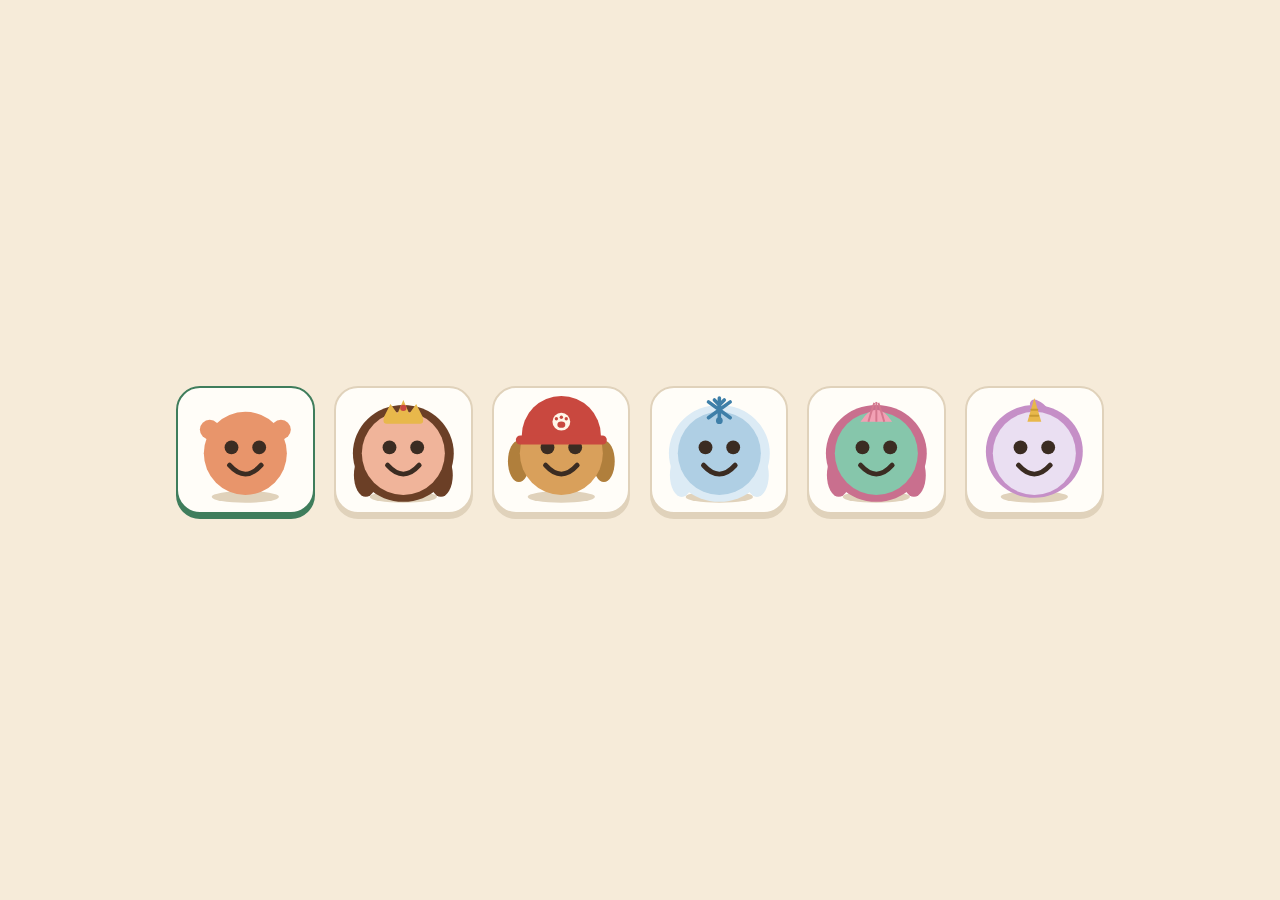
<file: index.html>
<!doctype html>
<html lang="nl-BE">
<head>
<meta charset="utf-8">
<meta name="viewport" content="width=device-width, initial-scale=1, viewport-fit=cover">
<meta name="robots" content="noindex, nofollow">
<meta name="theme-color" content="#F6EBD9">
<title>Klankspel</title>
<link rel="manifest" href="./manifest.webmanifest">
<link rel="icon" href="./icon-192.png" type="image/png">
<link rel="apple-touch-icon" href="./icon-192.png">
<link rel="stylesheet" href="./stijl.css">
<style>
  @font-face{font-family:"Andika";src:url("./fonts/Andika-Regular.woff2") format("woff2");font-weight:400;font-display:swap}
  @font-face{font-family:"Andika";src:url("./fonts/Andika-Bold.woff2") format("woff2");font-weight:700;font-display:swap}

  body{display:flex;flex-direction:column;align-items:center;justify-content:center;
    gap:clamp(1rem,3.5vh,2rem);text-align:center;overflow:hidden;
    /* Als app loopt de pagina tot onder de statusbalk; zonder deze marge staat de
       inhoud daar deels achter. */
    padding:
      calc(env(safe-area-inset-top, 0px) + .8rem)
      calc(env(safe-area-inset-right, 0px) + .8rem)
      calc(env(safe-area-inset-bottom, 0px) + .8rem)
      calc(env(safe-area-inset-left, 0px) + .8rem);
  }

  .scherm{display:none;flex-direction:column;align-items:center;justify-content:center;
    gap:clamp(.8rem,3vh,1.8rem);width:100%}
  .scherm.aan{display:flex}

  /* Het vriendje krijgt een vaste hoogte. Zonder dat verspringt het hele scherm zodra
     het aantal kaarten wijzigt — en dan verplaatst de knop zich onder haar vinger. */
  #s-spel .vriendje{height:clamp(70px,13vh,120px);width:auto;flex:none}
  /* Het eindscherm is het laatste wat ze ziet: daar mag het figuurtje groot zijn.
     Klein in het midden van een leeg scherm voelt als een foutmelding, niet als een feestje. */
  #s-einde .vriendje{height:min(46vh,44vw,340px);width:auto}

  /* Wie speelt er vandaag mee? Geen tekst — ze kan nog niet lezen, dus de figuurtjes
     zelf zijn de knoppen. Tikken start meteen het spel. */
  #kiezers{display:grid;gap:clamp(.6rem,2.2vw,1.2rem);grid-template-columns:repeat(3,1fr);
    width:min(100%,34rem)}
  @media (orientation:landscape){ #kiezers{grid-template-columns:repeat(6,1fr);width:min(100%,58rem)} }
  #kiezers button{
    border:2px solid var(--kaart-diep);border-radius:24px;background:var(--kaart);
    box-shadow:0 5px 0 var(--kaart-diep);padding:.5rem;cursor:pointer;
    display:grid;place-items:center;min-height:var(--raak-min);
    transition:transform .15s ease,box-shadow .15s ease;
  }
  #kiezers button:active{transform:translateY(4px);box-shadow:0 1px 0 var(--kaart-diep)}
  /* wie de vorige keer meespeelde, staat alvast in het groen */
  #kiezers button.gekozen{border-color:var(--goed);box-shadow:0 5px 0 var(--goed)}
  /* Op BREEDTE schalen, niet op hoogte: de kolom bepaalt hoeveel ruimte er is. Andersom
     puilden de figuurtjes uit hun knop en overlapten ze elkaar. */
  #kiezers .vriendje{width:100%;height:auto;max-height:26vh;display:block}
  #eind-plek .vriendje{height:min(46vh,44vw,340px);width:auto}

  #luister{width:clamp(76px,13vh,104px);height:clamp(76px,13vh,104px);flex:none}

  /* Het plaatje bij een woordronde: ze ziet 🌙, hoort "maan", wijst de m aan. */
  #plaatje{font-size:clamp(3.5rem,17vh,7rem);line-height:1;display:none}
  /* De foto bij een familieronde. Vervaagt naarmate ze de naam kent — anders kijkt ze
     naar het gezicht en nooit naar het woord. */
  #foto{width:min(22vh,30vw,190px);height:min(22vh,30vw,190px);border-radius:26px;
    object-fit:cover;border:3px solid var(--kaart-diep);transition:opacity .4s ease}
  #plaatje.aan{display:block}

  /* Kaarten: een raster dat 2, 3 en 4 altijd evenwichtig legt. Een flex-rij met wrap
     brak bij vier naar 3+1, en die eenzame kaart onderaan trekt de aandacht — dat
     beïnvloedt haar keuze. Grootte begrensd op breedte ÉN hoogte, zodat er ook liggend
     niets buiten beeld valt. */
  /* flex:none is hier geen detail — zonder dat kneep de kolom het raster samen zodra het
     plaatje er ruimte bij vroeg, en staken de letters boven hun kaart uit. */
  #keuzes{display:grid;gap:clamp(.7rem,2.6vw,1.8rem);justify-content:center;align-content:center;flex:none}
  #keuzes .kaart-letter{
    width:var(--kaartmaat);height:var(--kaartmaat);font-size:calc(var(--kaartmaat) * .55);flex:none;
  }
  #keuzes[data-n="2"]{grid-template-columns:repeat(2,auto); --kaartmaat:min(38vw,36vh,260px)}
  #keuzes[data-n="3"]{grid-template-columns:repeat(3,auto); --kaartmaat:min(27vw,32vh,220px)}
  #keuzes[data-n="4"]{grid-template-columns:repeat(2,auto); --kaartmaat:min(38vw,23vh,200px)}
  @media (orientation:landscape){
    #keuzes[data-n="3"]{--kaartmaat:min(24vw,36vh,220px)}
    #keuzes[data-n="4"]{grid-template-columns:repeat(4,auto); --kaartmaat:min(20vw,36vh,200px)}
  }

  /* Staat er een plaatje bij, dan is er minder hoogte over voor de kaarten. */
  #keuzes.met-plaatje[data-n="2"]{--kaartmaat:min(38vw,25vh,210px)}
  #keuzes.met-plaatje[data-n="3"]{--kaartmaat:min(27vw,22vh,180px)}
  #keuzes.met-plaatje[data-n="4"]{--kaartmaat:min(38vw,17vh,160px)}
  @media (orientation:landscape){
    #keuzes.met-plaatje[data-n="3"]{--kaartmaat:min(24vw,26vh,180px)}
    #keuzes.met-plaatje[data-n="4"]{--kaartmaat:min(20vw,26vh,170px)}
  }

  /* Namen zijn woorden, geen letters. Deze regel MOET na .kaart-letter staan en twee
     klassen gebruiken: anders wint de lettergrootte van een losse letter (0,55 × de
     kaartmaat) en puilt de naam over zijn kaart heen. */
  #keuzes .kaart-letter.kaart-naam{
    width:min(40vw,300px);height:min(19vh,24vw,150px);
    font-size:clamp(1rem,3.2vw,1.9rem);line-height:1.2;padding:0 .6rem;
    overflow-wrap:anywhere;hyphens:auto;
  }

  /* De fout gekozen kaart stapt terug: kleiner en zonder diepte. Duidelijker dan alleen
     vervagen, en nog steeds zonder één spoor rood — er valt niets te verliezen. */
  #keuzes .kaart-letter.mis{opacity:.55;transform:scale(.9);box-shadow:none}

  /* Klankmuur: vrij spel, geen goed of fout. Vast raster i.p.v. auto-fit, zodat de
     vorm niet verspringt met het aantal letters. */
  #muur{display:grid;gap:clamp(.5rem,2vw,1rem);grid-template-columns:repeat(3,1fr);
    width:min(100%,40rem)}
  #muur .kaart-letter{width:100%;height:min(26vw,20vh,150px);font-size:min(13vw,10vh,4.5rem)}
  @media (orientation:landscape){ #muur{grid-template-columns:repeat(6,1fr)} }

  .knop-verder{
    border:none;background:none;padding:.6rem;cursor:pointer;
    width:var(--raak-min);height:var(--raak-min);display:grid;place-items:center;
  }
  .knop-verder svg{width:100%;height:100%;fill:var(--vriend)}

  /* De ouderpoort. env(safe-area-inset-top) is geen franje: als app loopt de pagina tot
     onder de statusbalk van Android, en dan landt de vinger daarop in plaats van hier. */
  #ouderpoort{
    position:fixed;z-index:10;
    top:calc(env(safe-area-inset-top, 0px) + 12px);
    right:calc(env(safe-area-inset-right, 0px) + 8px);
    width:96px;height:96px;background:none;border:none;padding:0;cursor:default;
    touch-action:none;-webkit-user-select:none;user-select:none;
  }
  #ouderpoort::after{
    content:"";position:absolute;inset:auto 12px 12px auto;width:8px;height:8px;
    border-radius:50%;background:var(--vriend);opacity:0;
    transition:opacity .2s ease,transform .2s ease;
  }
  #ouderpoort.gaat::after{opacity:.9;transform:scale(2.4);transition:transform 3s linear,opacity .2s ease}
  #ouderpoort:focus-visible{outline:2px solid var(--vriend);outline-offset:-4px}

  @media (prefers-reduced-motion: reduce){
    #ouderpoort.gaat::after{transition:opacity .2s ease}
  }

  /* Gastmodus zichtbaar zonder één letter tekst: een gekleurde rand rondom. Thijs ziet
     in één oogopslag dat dit niet Ida's spel is; voor een kind is het gewoon een randje. */
  body.gast{
    background:
      linear-gradient(var(--vriend),var(--vriend)) top/100% 10px no-repeat,
      linear-gradient(var(--vriend),var(--vriend)) bottom/100% 10px no-repeat,
      var(--papier);
  }

  /* ---------- tekenen ---------- */
  #tk-rij,#oren-rij{display:flex;flex-wrap:wrap;gap:clamp(.8rem,3vw,1.6rem);justify-content:center;align-items:center;width:min(100%,50rem)}
  #tk-rij .kaart-letter,#oren-rij .kaart-letter{--kaartmaat:min(24vw,22vh,190px);width:var(--kaartmaat);height:var(--kaartmaat);padding:.5rem}
  #tk-rij .kaart-letter svg,#oren-rij .kaart-letter svg{width:88%;height:88%}
  #te-rij{display:flex;gap:clamp(.8rem,3vw,2rem);align-items:center;justify-content:center;flex-wrap:wrap}
  #te-zij{display:flex;flex-direction:column;align-items:center;gap:1rem}
  #te-zij .vriendje{height:clamp(70px,14vh,120px);width:auto}
  #kl-host{display:flex;flex-direction:column;align-items:center;gap:.8rem}
  .kleur-svg{height:min(54vh,calc(80vw * 1.4));aspect-ratio:5/7;width:auto;background:var(--kaart);border:2px solid var(--kaart-diep);
    border-radius:var(--rond-kaart);box-shadow:0 var(--dikte) 0 var(--kaart-diep);padding:.4rem}
  .kleur-svg .vlak{cursor:pointer;transition:fill .2s ease}
  .vrij-svg{width:min(94vw,calc(62vh * 10 / 7));aspect-ratio:10/7;height:auto;touch-action:none;display:block;
    border:2px solid var(--kaart-diep);border-radius:var(--rond-kaart);box-shadow:0 var(--dikte) 0 var(--kaart-diep)}
  #vr-host{display:flex;flex-direction:column;align-items:center;gap:.8rem}
  .palet{display:flex;gap:.6rem;flex-wrap:wrap;justify-content:center}
  .kleurknop{width:var(--raak-min);height:var(--raak-min);border-radius:50%;border:4px solid var(--kaart-diep);cursor:pointer;padding:0;
    display:grid;place-items:center;transition:transform .15s ease}
  .kleurknop.gekozen{border-color:#2E2A26;transform:scale(1.12)}
  .kleurknop.actie{background:var(--kaart)}
  .kleurknop.actie svg{width:50%;height:50%;fill:var(--zacht)}

  /* ---------- cijfers lezen ---------- */
  #cf-sterren{display:grid;grid-template-columns:repeat(5,auto);gap:clamp(.3rem,1.4vw,.8rem);justify-content:center;
    min-height:min(22vh,20vw)}
  .cf-ster{width:min(10vw,9vh,70px);height:auto}
  .cf-leeg{width:min(30vw,22vh,200px);height:min(18vw,13vh,110px);border:4px dashed var(--kaart-diep);border-radius:var(--rond-kaart)}
  #cf-keuzes{display:flex;gap:clamp(.7rem,2.6vw,1.8rem);justify-content:center}
  #cf-keuzes .kaart-letter{--kaartmaat:min(28vw,24vh,200px);width:var(--kaartmaat);height:var(--kaartmaat);font-size:calc(var(--kaartmaat) * .55)}
  #cf-plek .vriendje{height:clamp(60px,11vh,100px);width:auto}

  /* ---------- startmenu, schrijven en naam bouwen ---------- */
  #menu-plek .vriendje{height:clamp(70px,14vh,120px);width:auto}
  #menu-tegels{display:flex;gap:clamp(.8rem,3vw,2rem);justify-content:center;width:min(100%,64rem)}
  .tegel-menu{
    flex:1;max-width:20rem;aspect-ratio:1/1;border:2px solid var(--kaart-diep);border-radius:var(--rond-kaart);
    background:var(--kaart);box-shadow:0 var(--dikte) 0 var(--kaart-diep);cursor:pointer;
    display:grid;place-items:center;padding:1rem;font-family:inherit;
    transition:transform .15s ease,box-shadow .15s ease;
  }
  .tegel-menu:active{transform:translateY(4px);box-shadow:0 1px 0 var(--kaart-diep)}
  .tegel-menu svg{width:78%;height:auto}

  /* Eén terugknop voor alle diepere schermen; hij staat links, de ouderpoort rechts. */
  #terug{
    position:fixed;z-index:9;display:none;
    top:calc(env(safe-area-inset-top, 0px) + 12px);left:calc(env(safe-area-inset-left, 0px) + 8px);
    width:var(--raak-min);height:var(--raak-min);border-radius:var(--rond-knop);cursor:pointer;
    border:2px solid var(--kaart-diep);background:var(--kaart);box-shadow:0 4px 0 var(--kaart-diep);
    place-items:center;padding:0;
  }
  #terug:active{transform:translateY(3px);box-shadow:0 1px 0 var(--kaart-diep)}
  #terug svg{width:48%;height:48%;fill:var(--zacht)}
  body[data-scherm="menu"] #terug,body[data-scherm="schrijfkies"] #terug,
  body[data-scherm="naam"] #terug,body[data-scherm="schrijf"] #terug,body[data-scherm="tekenkies"] #terug,
  body[data-scherm="oren"] #terug,body[data-scherm="teken"] #terug,body[data-scherm="kleur"] #terug,
  body[data-scherm="vrij"] #terug,body[data-scherm="spel"] #terug,body[data-scherm="muur"] #terug,
  body[data-scherm="cijfers"] #terug,body[data-scherm="einde"] #terug{display:grid}

  #sk-rij{display:flex;flex-wrap:wrap;gap:clamp(.6rem,2vw,1.2rem);justify-content:center;align-items:center;width:min(100%,62rem)}
  #sk-rij .kaart-letter{--kaartmaat:clamp(96px,min(10vw,11vh),104px);width:var(--kaartmaat);height:var(--kaartmaat);font-size:calc(var(--kaartmaat) * .55)}
  #sk-rij .kaart-letter.naamkaart{flex:0 0 auto;width:min(28vw,15rem);height:var(--kaartmaat);font-size:calc(var(--kaartmaat) * .45);letter-spacing:.08em;margin-inline:0}
  .sk-scheiding{flex-basis:100%;height:0}
  #sk-rij .kaart-letter.naamkaart + .kaart-letter:not(.naamkaart){margin-left:0}

  #sch-rij{display:flex;gap:clamp(.8rem,3vw,2rem);align-items:center;justify-content:center;flex-wrap:wrap}
  #sch-host,#tk-host{aspect-ratio:5/7;height:min(64vh,calc(86vw * 1.4));background:var(--kaart);border:2px solid var(--kaart-diep);
    border-radius:var(--rond-kaart);box-shadow:0 var(--dikte) 0 var(--kaart-diep);padding:.4rem}
  .schrijf-svg{width:100%;height:100%;touch-action:none;display:block}
  .schrijf-svg .vervaag{transition:opacity .9s ease}
  .schrijf-svg .puls{animation:puls 1s ease-in-out infinite;transform-box:fill-box;transform-origin:center}
  @keyframes puls{50%{transform:scale(1.35)}}
  #sch-zij{display:flex;flex-direction:column;align-items:center;gap:1rem}
  #sch-zij .vriendje{height:clamp(70px,14vh,120px);width:auto}
  #sch-ref{--kaartmaat:min(22vw,14vh,110px);width:var(--kaartmaat);height:var(--kaartmaat);font-size:calc(var(--kaartmaat) * .6);cursor:default}
  #sch-ref[hidden],#sch-zij .knop-verder[hidden]{display:none}   /* display:grid van de klasse wint anders van [hidden] */

  #naam-vriend .vriendje{height:clamp(70px,14vh,120px);width:auto}
  .naam-plekken,.naam-tegels{display:flex;gap:clamp(.6rem,2.4vw,1.4rem);justify-content:center}
  .naam-plek,.naam-tegel{width:min(24vw,20vh,150px);height:min(30vw,25vh,188px);border-radius:var(--rond-kaart)}
  .naam-plek{border:4px dashed var(--kaart-diep);transition:background .2s ease}
  .naam-plek.vol{border-style:solid;border-color:var(--goed);background:rgba(63,125,92,.12)}
  .naam-tegel{
    display:grid;place-items:center;font-weight:700;font-size:min(16vw,13vh,6rem);color:#fff;
    background:var(--vriend);border:2px solid var(--vriend-diep);box-shadow:0 var(--dikte) 0 var(--vriend-diep);
    touch-action:none;cursor:grab;position:relative;z-index:2;
  }
  .naam-tegel.sleep{transition:none;cursor:grabbing;z-index:5}
  .naam-tegel.terug{transition:transform .35s ease}
  .naam-tegel.keuze{outline:5px solid #E9B949;outline-offset:4px}
  .naam-tegel.klaar{background:var(--goed);border-color:var(--goed);box-shadow:none;cursor:default}
  #naam-host{display:flex;flex-direction:column;gap:clamp(1.2rem,5vh,2.6rem);align-items:center}
  @media (prefers-reduced-motion: reduce){
    .schrijf-svg .puls{animation:none}
    .naam-tegel.terug,.naam-tegel.klaar{transition:none}
  }
</style>
</head>
<body>

<button id="ouderpoort" aria-label="Ouderscherm — houd drie seconden ingedrukt"></button>
<button id="terug" aria-label="Terug"><svg viewBox="0 0 24 24"><path d="M20 11H7.8l5.6-5.6L12 4l-8 8 8 8 1.4-1.4L7.8 13H20z"/></svg></button>

<!-- 1. wie speelt er vandaag mee? Tikken op een figuurtje start meteen het spel:
     evenveel tikken als een startknop, maar zij kiest. -->
<div class="scherm aan" id="s-start">
  <div id="kiezers"></div>
</div>

<!-- 2. welke hoor je? -->
<div class="scherm" id="s-spel">
  <img id="foto" alt="" hidden>
  <div id="plaatje" aria-hidden="true"></div>
  <button id="luister" class="knop-rond" aria-label="Hoor de klank opnieuw">
    <svg viewBox="0 0 24 24"><path d="M3 9v6h4l5 5V4L7 9H3zm13.5 3c0-1.8-1-3.3-2.5-4v8c1.5-.7 2.5-2.2 2.5-4zM14 3.2v2.1c2.9.9 5 3.5 5 6.7s-2.1 5.8-5 6.7v2.1c4-1 7-4.5 7-8.8s-3-7.8-7-8.8z"/></svg>
  </button>
  <div id="keuzes"></div>
  <div id="maatje-plek"></div>
</div>

<!-- 3. klankmuur: vrij spel, niets kan fout -->
<div class="scherm" id="s-muur">
  <div id="muur"></div>
  <button class="knop-verder" id="verder" aria-label="Verder spelen">
    <svg viewBox="0 0 24 24"><path d="M8 5v14l11-7z"/></svg>
  </button>
</div>

<!-- 4. klaar voor vandaag -->
<div class="scherm" id="s-einde">
  <div id="eind-plek"></div>
</div>

<!-- 1b. startmenu: lezen of schrijven. Geen woorden, want ze kan nog niet lezen. -->
<div class="scherm" id="s-menu">
  <div id="menu-plek"></div>
  <div id="menu-tegels">
    <button class="tegel-menu" id="m-lezen" aria-label="Lezen">
      <svg viewBox="0 0 100 80" aria-hidden="true"><rect x="8" y="12" width="84" height="58" rx="8" fill="#fff" stroke="#E0D2BB" stroke-width="3"/><text x="50" y="55" text-anchor="middle" font-family="Andika" font-weight="700" font-size="40" fill="#2E2A26">m a</text><circle cx="78" cy="22" r="9" fill="#E8956B"/></svg>
    </button>
    <button class="tegel-menu" id="m-cijfers" aria-label="Cijfers">
      <svg viewBox="0 0 100 80" aria-hidden="true"><rect x="8" y="12" width="84" height="58" rx="8" fill="#fff" stroke="#E0D2BB" stroke-width="3"/><text x="50" y="52" text-anchor="middle" font-family="Andika" font-weight="700" font-size="36" fill="#2E2A26">1 2</text><path d="M80 14l3 6.5 7 .6-5.3 4.6 1.7 6.8-6.4-3.7-6.4 3.7 1.7-6.8-5.3-4.6 7-.6z" fill="#E9B949" stroke="#C9822F" stroke-width="1.5" stroke-linejoin="round"/></svg>
    </button>
    <button class="tegel-menu" id="m-tekenen" aria-label="Tekenen">
      <svg viewBox="0 0 100 80" aria-hidden="true"><rect x="8" y="8" width="84" height="64" rx="8" fill="#fff" stroke="#E0D2BB" stroke-width="3"/><g fill="#fff" stroke="#5A4A3F" stroke-width="2.4" stroke-linejoin="round"><path d="M40 36 C34 24 34 8 40 8 C46 8 46 26 45 35 Z"/><path d="M60 36 C66 24 66 8 60 8 C54 8 54 26 55 35 Z"/><circle cx="50" cy="46" r="15"/></g><circle cx="44.500" cy="44" r="2" fill="#5A4A3F"/><circle cx="55.500" cy="44" r="2" fill="#5A4A3F"/><circle cx="50" cy="50" r="2" fill="#E8956B"/></svg>
    </button>
    <button class="tegel-menu" id="m-schrijven" aria-label="Schrijven">
      <svg viewBox="0 0 100 80" aria-hidden="true"><path d="M14 66 L24 40 L72 12 L84 24 L40 56 Z" fill="#E9B949" stroke="#C9822F" stroke-width="3" stroke-linejoin="round"/><path d="M14 66 L24 40 L40 56 Z" fill="#F6EBD9" stroke="#C9822F" stroke-width="3" stroke-linejoin="round"/><path d="M18 72 C34 62 40 76 56 68 S78 66 90 70" stroke="#E8956B" stroke-width="5" fill="none" stroke-linecap="round"/></svg>
    </button>
  </div>
</div>

<!-- 4b. cijfers lezen: ze hoort een getal, ziet evenveel sterren en kiest het cijfer -->
<div class="scherm" id="s-cijfers">
  <div id="cf-sterren" aria-hidden="true"></div>
  <button id="cf-luister" class="knop-rond" aria-label="Hoor het getal opnieuw">
    <svg viewBox="0 0 24 24"><path d="M3 9v6h4l5 5V4L7 9H3zm13.5 3c0-1.8-1-3.3-2.5-4v8c1.5-.7 2.5-2.2 2.5-4zM14 3.2v2.1c2.9.9 5 3.5 5 6.7s-2.1 5.8-5 6.7v2.1c4-1 7-4.5 7-8.8s-3-7.8-7-8.8z"/></svg>
  </button>
  <div id="cf-keuzes"></div>
  <div id="cf-plek"></div>
</div>

<!-- 8. tekenen: kiezen (figuur of vrij), ooropstelling, stap voor stap tekenen, inkleuren, vrij -->
<div class="scherm" id="s-tekenkies"><div id="tk-rij"></div></div>
<div class="scherm" id="s-oren"><div id="oren-rij"></div></div>
<div class="scherm" id="s-teken">
  <div id="te-rij">
    <div id="tk-host"></div>
    <div id="te-zij">
      <div id="te-vriend"></div>
      <button id="te-luister" class="knop-rond" aria-label="Hoor wat nu moet">
        <svg viewBox="0 0 24 24"><path d="M3 9v6h4l5 5V4L7 9H3zm13.5 3c0-1.8-1-3.3-2.5-4v8c1.5-.7 2.5-2.2 2.5-4zM14 3.2v2.1c2.9.9 5 3.5 5 6.7s-2.1 5.8-5 6.7v2.1c4-1 7-4.5 7-8.8s-3-7.8-7-8.8z"/></svg>
      </button>
    </div>
  </div>
</div>
<div class="scherm" id="s-kleur">
  <div id="kl-host"></div>
  <button class="knop-verder" id="kl-verder" aria-label="Klaar">
    <svg viewBox="0 0 24 24"><path d="M8 5v14l11-7z"/></svg>
  </button>
</div>
<div class="scherm" id="s-vrij"><div id="vr-host"></div></div>

<!-- 5. schrijven: haar naam bouwen of een letter schrijven -->
<div class="scherm" id="s-schrijfkies">
  <div id="sk-rij"></div>
</div>

<!-- 6. naam bouwen -->
<div class="scherm" id="s-naam">
  <div id="naam-vriend"></div>
  <div id="naam-host"></div>
</div>

<!-- 7. een letter schrijven -->
<div class="scherm" id="s-schrijf">
  <div id="sch-rij">
    <div id="sch-host"></div>
    <div id="sch-zij">
      <div id="sch-vriend"></div>
      <div class="kaart-letter" id="sch-ref" hidden></div>
      <button class="knop-verder" id="sch-verder" aria-label="Verder" hidden>
        <svg viewBox="0 0 24 24"><path d="M8 5v14l11-7z"/></svg>
      </button>
    </div>
  </div>
</div>

<script type="module">
import { Zeg }   from './js/zeg.js';
import { Log }   from './js/log.js';
import { Motor } from './js/motor.js';
import { laadFiguren, tekenFiguur, figuur, Gekozen, MONDEN } from './js/figuren.js';
import { Familie } from './js/familie.js';
import { schrijfvlak, Voortgang } from './js/schrijf.js';
import { naamBouwer } from './js/naam.js';
import { Cijfers } from './js/cijfers.js';
import { kleurvlak, vrijtekenen } from './js/kleur.js';

/* Stand 1, nu met de meegroei-motor: de motor kiest welke letter aan de beurt is en
   hoeveel keuzes erbij horen. Alles wat een drempel is, staat in data/motor.json. */

let klankVan = {};
let klankAlle = {};                // alle klanken, ook de nog niet geleerde: voor schrijven en naam bouwen
let schrijfData = null, vlak = null, bouwer = null, misCount = 0;
let tekenData = null, kleurV = null, tekenStap = null, tekenSessie = null;                 // id -> wat de computerstem zegt als er geen opname is
let woorden = [];                  // {woord, emoji, begint_met}
let huidige = null, bezig = false;
/* Terug naar het menu mag midden in een spel. Wat dan nog in de wachtrij staat (volgende ronde,
   klank na een antwoord) hoort bij het oude spel en mag haar niet terugslepen. */
let spelGen = 0;
const later = (fn, ms) => { const g = spelGen; setTimeout(() => { if (g === spelGen) fn(); }, ms); };
let sessieStart = 0, vraagTijd = 0, gastModus = null, rondeNr = 0, mijnFiguur = 'maatje';

const $ = id => document.getElementById(id);
const scherm = naam => {
  document.body.dataset.scherm = naam;
  document.querySelectorAll('.scherm').forEach(s => s.classList.toggle('aan', s.id === 's-' + naam));
};

/* Werkt voor élk figuurtje: ze delen dezelfde mond en dezelfde klassen. Dat is precies
   waarom ze uit één lichaam met verkleedstukken bestaan. */
function gezicht(stand, plek = 'maatje-plek') {
  const m = $(plek).querySelector('.vriendje');
  const mond = m && m.querySelector('.mond');
  if (!m || !mond) return;
  m.classList.remove('blij', 'kijkt');
  if (stand === 'blij') { mond.setAttribute('d', MONDEN.blij); m.classList.add('blij'); }
  else if (stand === 'kijkt') { mond.setAttribute('d', MONDEN.kijkt); m.classList.add('kijkt'); }
  else mond.setAttribute('d', MONDEN.rustig);
}

const prijs = () => ['j1','j2','j3','j4','j5','j6','j7'][Math.floor(Math.random()*7)];
const troost = () => ['n1','n2','n3','n4'][Math.floor(Math.random()*4)];

/* Om de zoveel beurten een WOORD in plaats van een losse klank: ze ziet het plaatje,
   hoort papa het woord zeggen, en wijst de beginletter aan. Dat is de brug van losse
   klanken naar lezen — een letter krijgt pas betekenis als ze hem terugvindt in een
   woord dat ze kent.

   Alleen woorden waarvan de beginletter NU in omloop is; anders vraag je iets waarop ze
   het antwoord niet kan weten. */
function woordVraag() {
  const cfg = Motor.config().woordrondes;
  const s = Motor.toestand();
  if (rondeNr % cfg.elke !== 0) return null;

  const stevig = s.actief.filter(id => s.letters[id].sterkte >= Motor.config().letters.stevig_vanaf).length;
  if (stevig < cfg.pas_vanaf_stevig) return null;

  const kan = woorden.filter(w => s.actief.includes(w.begint_met));
  if (!kan.length) return null;

  const w = kan[Math.floor(Math.random() * kan.length)];
  Motor.markeer(w.begint_met);   // anders mist de motor dat deze letter net aan bod kwam
  return {
    doel: w.begint_met,
    opties: Motor.opties(w.begint_met, s.keuzes),
    herhaling: false,
    woord: w
  };
}

/* "Onze namen": ze ziet het gezicht van iemand van wie ze houdt, hoort die persoon zelf
   haar naam zeggen, en kiest het juiste woordbeeld. Dit is geen letterspel — het is de
   fase die daaraan voorafgaat: de vorm van een woord herkennen.

   De foto vervaagt naarmate ze de naam kent. Blijft de foto altijd staan, dan kijkt ze
   naar het gezicht en nooit naar het woord. */
function familieVraag() {
  const cfg = Motor.config().familierondes;
  if (!cfg || rondeNr % cfg.elke !== 0) return null;
  const mensen = Familie.speelbaar();
  if (mensen.length < 2) return null;     // zonder tweede naam valt er niets te kiezen

  const kies = [...mensen].sort(() => Math.random() - .5);
  const doel = kies[0], afleider = kies[1];
  return {
    soort: 'familie',
    doel: doel.id,
    persoon: doel,
    opties: [doel, afleider].sort(() => Math.random() - .5),
    herhaling: false
  };
}

async function toonFamilieVraag() {
  const p = huidige.persoon;
  const url = await Familie.fotoUrl(p.id);
  const sterkte = Familie.fotoSterkte(p);
  const f = $('foto');
  if (url && sterkte > 0) {
    f.src = url; f.style.opacity = sterkte; f.hidden = false;
  } else {
    f.hidden = true;                      // ze kent hem: nu leest ze het woord
  }

  const veld = $('keuzes');
  veld.innerHTML = '';
  veld.dataset.n = 2;
  veld.classList.add('met-plaatje');
  huidige.opties.forEach(q => {
    const b = document.createElement('button');
    b.className = 'kaart-letter kaart-naam';
    b.textContent = q.naam;
    b.setAttribute('aria-label', q.naam);
    b.onclick = () => antwoord(b, q.id);
    veld.appendChild(b);
  });
}

function ronde(vraag = null) {
  bezig = false;
  gezicht('rustig');
  scherm('spel');
  if (!vraag) rondeNr++;
  huidige = vraag || familieVraag() || woordVraag() || Motor.volgende();

  const isFamilie = huidige.soort === 'familie';
  $('foto').hidden = true;
  $('plaatje').textContent = huidige.woord ? huidige.woord.emoji : '';
  $('plaatje').classList.toggle('aan', !!huidige.woord);

  if (isFamilie) {
    toonFamilieVraag();
  } else {
    const veld = $('keuzes');
    veld.innerHTML = '';
    veld.dataset.n = huidige.opties.length;
    veld.classList.toggle('met-plaatje', !!huidige.woord);
    huidige.opties.forEach(id => {
      const b = document.createElement('button');
      b.className = 'kaart-letter';
      b.textContent = id;
      b.setAttribute('aria-label', 'letter ' + id);
      b.onclick = () => antwoord(b, id);
      veld.appendChild(b);
    });
  }

  later(() => {
    hoorVraag();
    vraagTijd = Date.now();       // vanaf hier meten we hoe snel ze tikt
  }, 400);
}

// Familieronde: de stem van die persoon zelf. Woordronde: het woord. Anders: de klank.
function hoorVraag() {
  if (!huidige) return;
  if (huidige.soort === 'familie') return Zeg.zeg(Familie.stemId(huidige.doel), huidige.persoon.naam);
  return huidige.woord
    ? Zeg.zeg('w_' + huidige.woord.woord, huidige.woord.woord)
    : Zeg.zeg(huidige.doel, klankVan[huidige.doel]);
}

async function antwoord(knop, gekozen) {
  const gen = spelGen;
  if (bezig) return;
  const reactie = vraagTijd ? Date.now() - vraagTijd : null;

  /* Een familieronde gaat NIET door de lettermotor: het is een andere vaardigheid
     (woordbeeld herkennen), en die zou de letterstatistieken vervuilen. */
  if (huidige.soort === 'familie') return antwoordFamilie(knop, gekozen);

  const r = Motor.antwoord(huidige.doel, gekozen, reactie, huidige.herhaling);

  if (r.juist) {
    bezig = true;
    knop.classList.add('juist');
    gezicht('blij');
    if (!gastModus) Log.boek('juist', { letter: huidige.doel, ms: reactie, telt: r.teltMee, woord: huidige.woord?.woord });
    await Zeg.zeg(prijs(), 'goed zo', { wacht: true });
    if (gen !== spelGen) return;
    /* En dan de klank nog eens. Precies op het moment dat ze trots is, wordt de
       koppeling letter-klank opnieuw gelegd — de goedkoopste leerwinst die er ligt. */
    await Zeg.zeg(huidige.doel, klankVan[huidige.doel], { wacht: true });
    if (gen !== spelGen) return;

    // De sessie eindigt ALTIJD op een juist antwoord, nooit midden in een fout.
    if (r.magAfronden || Date.now() - sessieStart > Motor.sessieMs()) return einde();
    later(() => ronde(), 300);
    return;
  }

  // Fout: geen rood, geen straf. De klank nog eens, de juiste licht op.
  if (!gastModus) Log.boek('fout', { letter: huidige.doel, gekozen, ms: reactie, telt: r.teltMee, woord: huidige.woord?.woord });
  knop.classList.add('mis');
  gezicht('kijkt');
  await Zeg.zeg(huidige.doel, klankVan[huidige.doel], { wacht: true });
  if (gen !== spelGen) return;
  const juisteKaart = [...document.querySelectorAll('#keuzes .kaart-letter')]
    .find(b => b.textContent === huidige.doel);
  if (juisteKaart) {
    juisteKaart.classList.add('wijs');
    // aantikbaar: ze mag de klank zelf nog eens oproepen in plaats van hem te ondergaan
    juisteKaart.onclick = () => Zeg.zeg(huidige.doel, klankVan[huidige.doel]);
  }

  if (r.gefrustreerd) {
    await Zeg.zeg(troost(), 'goed geprobeerd', { wacht: true });
    if (gen !== spelGen) return;
    return klankmuur();
  }
  // Meteen dezelfde vraag, makkelijker gemaakt: een mislukte poging helpt pas als ze
  // er kort daarna wél in slaagt.
  later(() => ronde(Motor.herhaal(huidige.doel)), 700);
}

async function antwoordFamilie(knop, gekozen) {
  const gen = spelGen;
  const juist = gekozen === huidige.doel;
  Familie.telJuist(huidige.doel, juist);
  if (!gastModus) Log.boek(juist ? 'juist' : 'fout', { soort: 'familie', wie: huidige.persoon.naam });

  if (juist) {
    bezig = true;
    knop.classList.add('juist');
    gezicht('blij');
    await Zeg.zeg(prijs(), 'goed zo', { wacht: true });
    if (gen !== spelGen) return;
    await Zeg.zeg(Familie.stemId(huidige.doel), huidige.persoon.naam, { wacht: true });
    if (gen !== spelGen) return;
    if (Date.now() - sessieStart > Motor.sessieMs()) return einde();
    later(() => ronde(), 300);
    return;
  }

  // fout: geen straf. De stem nog eens, en de juiste naam licht op.
  knop.classList.add('mis');
  gezicht('kijkt');
  await Zeg.zeg(Familie.stemId(huidige.doel), huidige.persoon.naam, { wacht: true });
  if (gen !== spelGen) return;
  const juisteKaart = [...document.querySelectorAll('#keuzes .kaart-letter')]
    .find(b => b.textContent === huidige.persoon.naam);
  if (juisteKaart) {
    juisteKaart.classList.add('wijs');
    juisteKaart.onclick = () => Zeg.zeg(Familie.stemId(huidige.doel), huidige.persoon.naam);
  }
  // en de foto komt terug helpen bij de volgende keer (telJuist heeft hem verlaagd)
  later(() => ronde(), 1400);
}

/* De klankmuur is de uitweg, niet een straf: hier kan niets fout gaan.
   Ze tikt een letter, ze hoort hem. Verder gaan mag wanneer ze wil. */
function klankmuur() {
  if (!gastModus) Log.boek('muur');
  scherm('muur');
  const m = $('muur');
  m.innerHTML = '';
  Motor.toestand().actief.forEach(id => {
    const b = document.createElement('button');
    b.className = 'kaart-letter';
    b.textContent = id;
    b.setAttribute('aria-label', 'letter ' + id);
    b.onclick = () => Zeg.zeg(id, klankVan[id]);
    m.appendChild(b);
  });
}

async function einde() {
  if (!gastModus) Log.boek('einde');
  $('eind-plek').innerHTML = tekenFiguur(mijnFiguur, { mond: 'blij', klas: 'vriendje blij' });
  $('eind-plek').onclick = naarMenu;      // tikken op het figuurtje brengt haar terug bij het menu
  scherm('einde');
  const gen = spelGen;
  await Zeg.zeg('s3', 'jij hebt goed gewerkt vandaag', { wacht: true });
  if (gen !== spelGen) return;
  await Zeg.zeg('s2', 'we stoppen hier, tot morgen');
}

/* Het figuurtje bepaalt wie meespeelt; daarna kiest ze lezen of schrijven. */
function kiesFiguur(figuurId) {
  mijnFiguur = figuurId;
  Gekozen.zet(figuurId);
  naarMenu();
}

function naarMenu() {
  stopAlles();
  $('menu-plek').innerHTML = tekenFiguur(mijnFiguur, { mond: 'blij' });
  scherm('menu');
}

async function beginSessie() {
  $('maatje-plek').innerHTML = tekenFiguur(mijnFiguur, { mond: 'rustig' });
  sessieStart = Date.now();
  if (!gastModus) Log.boek('start', { figuur: mijnFiguur });
  const gen = spelGen;
  await Zeg.zeg('s1', 'dag, zullen we luisteren?', { wacht: true });
  if (gen !== spelGen) return;
  ronde();
}

/* Het kiesscherm. De figuurtjes zijn zelf de knoppen — tikken start het spel, dus het
   kost geen extra stap ten opzichte van een startknop. */
async function bouwKiezers() {
  const lijst = await laadFiguren();
  const vorige = Gekozen.lees() || lijst[0].id;
  const veld = $('kiezers');
  veld.innerHTML = '';
  // wie de vorige keer meespeelde staat vooraan
  const geordend = [...lijst].sort((a, b) => (b.id === vorige) - (a.id === vorige));
  for (const f of geordend) {
    const b = document.createElement('button');
    b.setAttribute('aria-label', 'speel met ' + f.naam);
    b.className = f.id === vorige ? 'gekozen' : '';
    b.innerHTML = tekenFiguur(f.id, { mond: 'blij' });
    b.onclick = () => kiesFiguur(f.id);
    veld.appendChild(b);
  }
}

/* ---- tekenen ---- */

const tekenSvg = (stappen, vb = '0 0 100 140') => `<svg viewBox="${vb}" aria-hidden="true">` + stappen.map(st => st.tap
  ? `<circle cx="${st.tap[0]}" cy="${st.tap[1]}" r="${st.r || 3}" fill="${tekenData.inkt}"/>`
  : `<path d="${st.d}" fill="${st.vul ? '#fff' : 'none'}" stroke="${tekenData.inkt}" stroke-width="2.2" stroke-linecap="round" stroke-linejoin="round"/>`
).join('') + '</svg>';

/* De stappenlijst van een figuur, met de gekozen ooropstelling op de plaats van de plaatsvervangers. */
const figuurStappen = (fig, oren) => fig.stappen.map(s => 'oren' in s ? fig.oren[oren][s.oren] : s);

function maakKaart(inhoud, label, klik) {
  const b = document.createElement('button');
  b.className = 'kaart-letter';
  b.innerHTML = inhoud;
  b.setAttribute('aria-label', label);
  b.onclick = klik;
  return b;
}

function naarTekenKies() {
  stopAlles();
  const rij = $('tk-rij');
  rij.innerHTML = '';
  for (const [id, f] of Object.entries(tekenData.figuren)) {
    const af = f.oren_keuze ? figuurStappen(f, Object.keys(f.oren_keuze)[0]) : f.stappen;
    rij.appendChild(maakKaart(tekenSvg(af), 'tekenen: ' + f.titel, () => f.oren_keuze ? kiesOren(id) : startTekenen(id)));
  }
  rij.appendChild(maakKaart('<svg viewBox="0 0 100 100" aria-hidden="true"><path d="M20 78 C30 50 40 90 52 60 S70 40 80 26" fill="none" stroke="#E8956B" stroke-width="7" stroke-linecap="round"/><circle cx="26" cy="30" r="8" fill="#5B8DB8"/><circle cx="70" cy="76" r="9" fill="#E9B949"/></svg>',
    'vrij tekenen', startVrij));
  scherm('tekenkies');
}

/* Ida kiest zelf de oren: het is háár konijn. */
function kiesOren(id) {
  stopAlles();
  const f = tekenData.figuren[id], rij = $('oren-rij');
  rij.innerHTML = '';
  for (const v of Object.keys(f.oren_keuze)) {
    const hoofd = figuurStappen(f, v).slice(0, 3);
    rij.appendChild(maakKaart(tekenSvg(hoofd, '0 0 100 80'), f.oren_keuze[v], () => startTekenen(id, v)));
  }
  scherm('oren');
}

function startTekenen(id, oren) {
  stopAlles();
  const f = tekenData.figuren[id], stappen = figuurStappen(f, oren);
  const v = Voortgang.lees(id);
  const vast = Number(new URLSearchParams(location.search).get('niveau'));
  const niveau = vast >= 1 && vast <= 4 ? vast : v.niveau;
  let nr = 0;
  const dit = tekenSessie = {};
  misCount = 0;
  $('te-vriend').innerHTML = tekenFiguur(mijnFiguur, { mond: 'rustig' });
  scherm('teken');
  const zegStap = () => {
    // Een uitgestelde aanwijzing mag niet meer klinken als de tekening klaar is of ze het scherm verliet.
    if (!stappen[nr] || document.body.dataset.scherm !== 'teken' || tekenSessie !== dit) return;
    tekenStap = stappen[nr]; Zeg.zeg(tekenStap.id, tekenStap.zeg);
  };
  vlak = schrijfvlak($('tk-host'), {
    streken: stappen,
    niveau,
    tolerantie: schrijfData.tolerantie,
    schaal: tekenData.schaal,
    alleenActief: true,
    klaarDikte: 2.2,
    streekKleur: tekenData.inkt,
    onStreek: () => {
      nr++;
      misCount = Math.max(0, misCount - 1);          // een gelukte streek maakt een misser weer goed
      if (nr < stappen.length) setTimeout(zegStap, 500);
    },
    onMis: () => {
      misCount++;
      gezicht('kijkt', 'te-vriend');
      setTimeout(() => gezicht('rustig', 'te-vriend'), 900);
      if (misCount === 3) Zeg.zeg(troost(), 'goed geprobeerd');
    },
    onKlaar: async () => {
      gezicht('blij', 'te-vriend');
      if (!gastModus) {
        Voortgang.klaar(id, misCount);
        Log.boek('teken', { figuur: id, niveau, missen: misCount });
      }
      await Zeg.zeg(prijs(), 'goed zo', { wacht: true });
      startKleur(stappen);
    }
  });
  zegStap();
}

function startKleur(stappen) {
  stopAlles();
  scherm('kleur');
  kleurV = kleurvlak($('kl-host'), { streken: stappen, kleuren: tekenData.kleuren, inkt: tekenData.inkt });
}

function startVrij() {
  stopAlles();
  scherm('vrij');
  kleurV = vrijtekenen($('vr-host'), { kleuren: tekenData.kleuren });
}

/* ---- cijfers lezen ---- */

const STER = '<svg class="cf-ster" viewBox="0 0 24 24"><path d="M12 2l3 7 7.5.6-5.7 4.9 1.8 7.3L12 18l-6.6 3.8 1.8-7.3L1.5 9.6 9 9z" fill="#E9B949" stroke="#C9822F" stroke-width="1.2" stroke-linejoin="round"/></svg>';
let cfVraag = null, cfBezig = false;

async function beginCijfers() {
  $('cf-plek').innerHTML = tekenFiguur(mijnFiguur, { mond: 'rustig' });
  sessieStart = Date.now();
  if (!gastModus) Log.boek('start', { figuur: mijnFiguur, spel: 'cijfers' });
  cijferRonde();
}

function hoorCijfer() {
  if (cfVraag) return Zeg.zeg('c' + cfVraag.doel, Cijfers.woord(cfVraag.doel));
}

function cijferRonde(vraag = null) {
  cfBezig = false;
  gezicht('rustig', 'cf-plek');
  scherm('cijfers');
  cfVraag = vraag || Cijfers.volgende(cfVraag && cfVraag.doel);
  const n = cfVraag.doel;
  // De hoeveelheid is de betekenis van het cijfer. Bij nul: een leeg vakje, want 'niets' mag je zien.
  $('cf-sterren').innerHTML = n === 0 ? '<div class="cf-leeg"></div>' : STER.repeat(n);
  const veld = $('cf-keuzes');
  veld.innerHTML = '';
  cfVraag.opties.forEach(o => {
    const b = document.createElement('button');
    b.className = 'kaart-letter';
    b.textContent = o;
    b.setAttribute('aria-label', 'cijfer ' + o);
    b.onclick = () => cijferAntwoord(b, o);
    veld.appendChild(b);
  });
  later(hoorCijfer, 400);
}

async function cijferAntwoord(knop, gekozen) {
  const gen = spelGen;
  if (cfBezig) return;
  cfBezig = true;
  const doel = cfVraag.doel;
  const r = Cijfers.antwoord(doel, gekozen, { bewaar: !gastModus });
  if (!gastModus) Log.boek(r.juist ? 'cijfer_juist' : 'cijfer_fout', { cijfer: doel, gekozen });

  if (r.juist) {
    knop.classList.add('juist');
    gezicht('blij', 'cf-plek');
    await Zeg.zeg(prijs(), 'goed zo', { wacht: true });
    if (gen !== spelGen) return;
    await Zeg.zeg('c' + doel, Cijfers.woord(doel), { wacht: true });
    if (gen !== spelGen) return;
    if (Date.now() - sessieStart > Motor.sessieMs()) return einde();   // altijd na een juist antwoord
    later(() => cijferRonde(), 300);
    return;
  }

  // Fout: geen straf. Het getal nog eens, de juiste kaart licht op, dezelfde vraag makkelijker.
  knop.classList.add('mis');
  gezicht('kijkt', 'cf-plek');
  await Zeg.zeg('c' + doel, Cijfers.woord(doel), { wacht: true });
  if (gen !== spelGen) return;
  const goed = [...document.querySelectorAll('#cf-keuzes .kaart-letter')].find(b => b.textContent === String(doel));
  if (goed) goed.classList.add('wijs');
  later(() => cijferRonde(Cijfers.herhaal(doel)), 900);
}

/* ---- schrijven ---- */

const TERUG = { menu: 'start', schrijfkies: 'menu', naam: 'schrijfkies', schrijf: 'schrijfkies',
                tekenkies: 'menu', oren: 'tekenkies', teken: 'tekenkies', kleur: 'tekenkies', vrij: 'tekenkies',
                spel: 'menu', muur: 'menu', cijfers: 'menu', einde: 'menu' };

function stopAlles() {
  spelGen++;
  Zeg.stop();
  if (vlak) { vlak.stop(); vlak = null; }
  if (bouwer) { bouwer.stop(); bouwer = null; }
  if (kleurV) { kleurV.stop(); kleurV = null; }
}

function terugGaan() {
  const naar = TERUG[document.body.dataset.scherm];
  stopAlles();
  if (naar === 'menu') naarMenu();
  else if (naar === 'schrijfkies') naarSchrijfKies();
  else if (naar === 'tekenkies') naarTekenKies();
  else scherm('start');
}

/* Haar naam bovenaan, daaronder de letters die ze kan leren schrijven. Een letter met een
   groene voet is al zelfstandig gelukt. */
function naarSchrijfKies() {
  stopAlles();
  const rij = $('sk-rij');
  rij.innerHTML = '';
  for (const n of schrijfData.namen) {
    const b = document.createElement('button');
    b.className = 'kaart-letter naamkaart';
    b.textContent = n.naam;
    b.setAttribute('aria-label', 'naam bouwen: ' + n.naam);
    b.onclick = () => startNaam(n);
    rij.appendChild(b);
  }
  for (const groep of [schrijfData.volgorde, schrijfData.hoofdletters, schrijfData.cijfervolgorde]) {
    const scheiding = document.createElement('div');       // een nieuwe rij per soort: kleine letters, hoofdletters, cijfers
    scheiding.className = 'sk-scheiding';
    rij.appendChild(scheiding);
    for (const l of groep) {
    const b = document.createElement('button');
    b.className = 'kaart-letter' + (Voortgang.lees(l).beheerst ? ' juist' : '');
    b.textContent = l;
    b.setAttribute('aria-label', (schrijfData.cijfers[l] ? 'schrijf het cijfer ' : 'schrijf de letter ') + l);
    b.onclick = () => startLetter(l);
    rij.appendChild(b);
    }
  }
  scherm('schrijfkies');
}

function startNaam(n) {
  stopAlles();
  $('naam-vriend').innerHTML = tekenFiguur(mijnFiguur, { mond: 'rustig' });
  scherm('naam');                        // eerst tonen: de vakjes meten pas als ze zichtbaar zijn
  bouwer = naamBouwer($('naam-host'), {
    letters: n.letters,
    onPlaats: l => Zeg.zeg(l, klankAlle[l]),
    onNaast: () => gezicht('kijkt', 'naam-vriend'),
    onKlaar: async () => {
      gezicht('blij', 'naam-vriend');
      if (!gastModus) Log.boek('naam', { naam: n.naam });
      await Zeg.zeg(prijs(), 'goed zo', { wacht: true });
      await Zeg.zeg('naam_' + n.naam, n.naam);
    }
  });
}

/* Niveau: de voortgang van dit kind bepaalt het. ?niveau=1..4 in het adres zet het vast,
   zodat ik elk niveau kan uitproberen zonder eerst alles te halen. */
/* Een letter zegt zijn klank, een cijfer zijn getal: dezelfde stem, andere opname. */
const zegTeken = (l, o) => schrijfData.cijfers[l]
  ? Zeg.zeg('c' + l, Cijfers.woord(+l), o)
  : Zeg.zeg(l.toLowerCase(), klankAlle[l.toLowerCase()], o);   // een hoofdletter klinkt als zijn kleine letter

function startLetter(l) {
  stopAlles();
  const v = Voortgang.lees(l);
  const vast = Number(new URLSearchParams(location.search).get('niveau'));
  const niveau = vast >= 1 && vast <= 4 ? vast : v.niveau;
  misCount = 0;
  $('sch-vriend').innerHTML = tekenFiguur(mijnFiguur, { mond: 'rustig' });
  $('sch-ref').textContent = l;
  $('sch-ref').hidden = niveau < 4;      // op niveau 4 staat er niets: zo ziet ze welke letter het is
  $('sch-verder').hidden = true;
  $('sch-verder').onclick = naarSchrijfKies;
  scherm('schrijf');
  vlak = schrijfvlak($('sch-host'), {
    streken: (schrijfData.letters[l] || schrijfData.cijfers[l]).streken,
    niveau,
    tolerantie: schrijfData.tolerantie,
    onMis: () => {
      misCount++;
      gezicht('kijkt', 'sch-vriend');
      setTimeout(() => gezicht('rustig', 'sch-vriend'), 900);
      if (misCount === 2) Zeg.zeg(troost(), 'goed geprobeerd');
    },
    onKlaar: async () => {
      gezicht('blij', 'sch-vriend');
      if (!gastModus) {
        Voortgang.klaar(l, misCount);
        Log.boek('schrijf', { letter: l, niveau, missen: misCount });
      }
      await Zeg.zeg(prijs(), 'goed zo', { wacht: true });
      await zegTeken(l, { wacht: true });
      $('sch-verder').hidden = false;
    }
  });
  zegTeken(l);                           // ze hoort eerst welke klank het is
}

/* ---- opstarten ---- */
(async function () {
  const [klanken, woordData] = await Promise.all([
    fetch('./data/klanken.json').then(r => r.json()),
    fetch('./data/woorden.json').then(r => r.json())
  ]);
  woorden = woordData.woorden;
  klanken.klanken.forEach(k => { klankAlle[k.id] = k.zeg; });
  // De leervolgorde: rekbaar en makkelijk te horen eerst, de verwarrende paren laat.
  const letters = klanken.klanken
    .filter(k => k.start)
    .sort((a, b) => a.start - b.start)
    .map(k => ({ id: k.id, klank: k.zeg }));
  letters.forEach(l => { klankVan[l.id] = l.klank; });

  /* Gastmodus staat in sessionStorage, en dat is precies goed: die verdwijnt vanzelf
     zodra de app dichtgaat. Anders staat hij er over drie weken nog aan en registreert
     de app Ida's voortgang niet meer. */
  gastModus = sessionStorage.getItem('klankspel-gast');
  if (gastModus) document.body.classList.add('gast');

  await Motor.laad(letters, gastModus ? { profiel: 'gast', gastSoort: gastModus } : {});
  await Zeg.laad();

  await bouwKiezers();
  schrijfData = await fetch('./data/schrijven.json').then(r => r.json());
  $('luister').onclick = hoorVraag;
  Cijfers.laad(await fetch('./data/cijfers.json').then(r => r.json()));
  $('m-lezen').onclick = beginSessie;
  $('m-cijfers').onclick = beginCijfers;
  tekenData = await fetch('./data/tekenen.json').then(r => r.json());
  $('m-tekenen').onclick = naarTekenKies;
  $('kl-verder').onclick = naarTekenKies;
  $('te-luister').onclick = () => tekenStap && Zeg.zeg(tekenStap.id, tekenStap.zeg);
  $('cf-luister').onclick = hoorCijfer;
  $('m-schrijven').onclick = naarSchrijfKies;
  $('terug').onclick = terugGaan;
  $('verder').onclick = () => ronde();

  // Weggaan halverwege telt ook als informatie: waar haakte ze af?
  addEventListener('pagehide', () => { if (sessieStart && !gastModus) Log.boek('stop'); });
})();

/* ---- ouderpoort: drie seconden ingedrukt ---- */
const poort = $('ouderpoort');
let klok = null;
poort.addEventListener('pointerdown', e => {
  e.preventDefault();
  // teller EERST: setPointerCapture kan gooien en doodde eerder stil de hele poort
  poort.classList.add('gaat');
  klok = setTimeout(() => { location.href = './ouder.html'; }, 3000);
  try { poort.setPointerCapture?.(e.pointerId); } catch {}
});
['pointerup', 'pointercancel', 'pointerleave'].forEach(n =>
  poort.addEventListener(n, () => { clearTimeout(klok); poort.classList.remove('gaat'); }));
poort.addEventListener('dragstart', e => e.preventDefault());
</script>

</body>
</html>
</file>
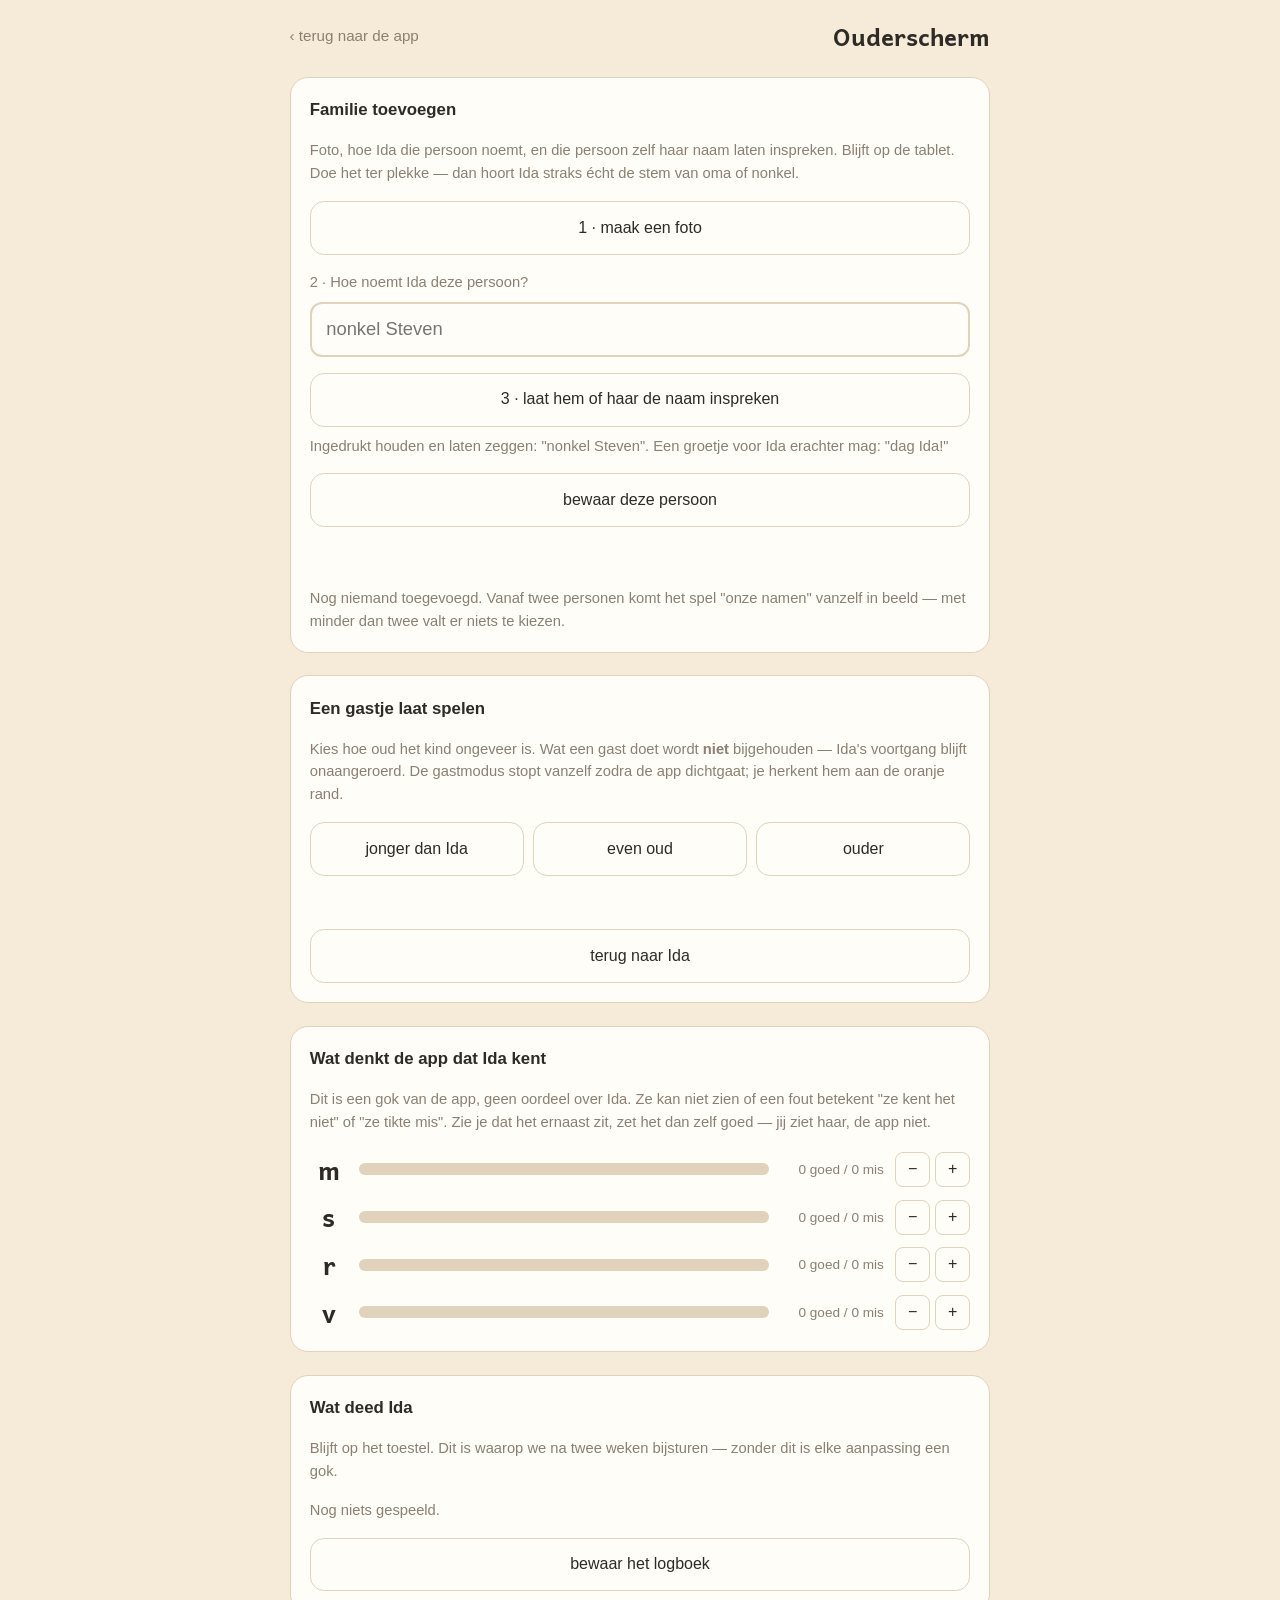
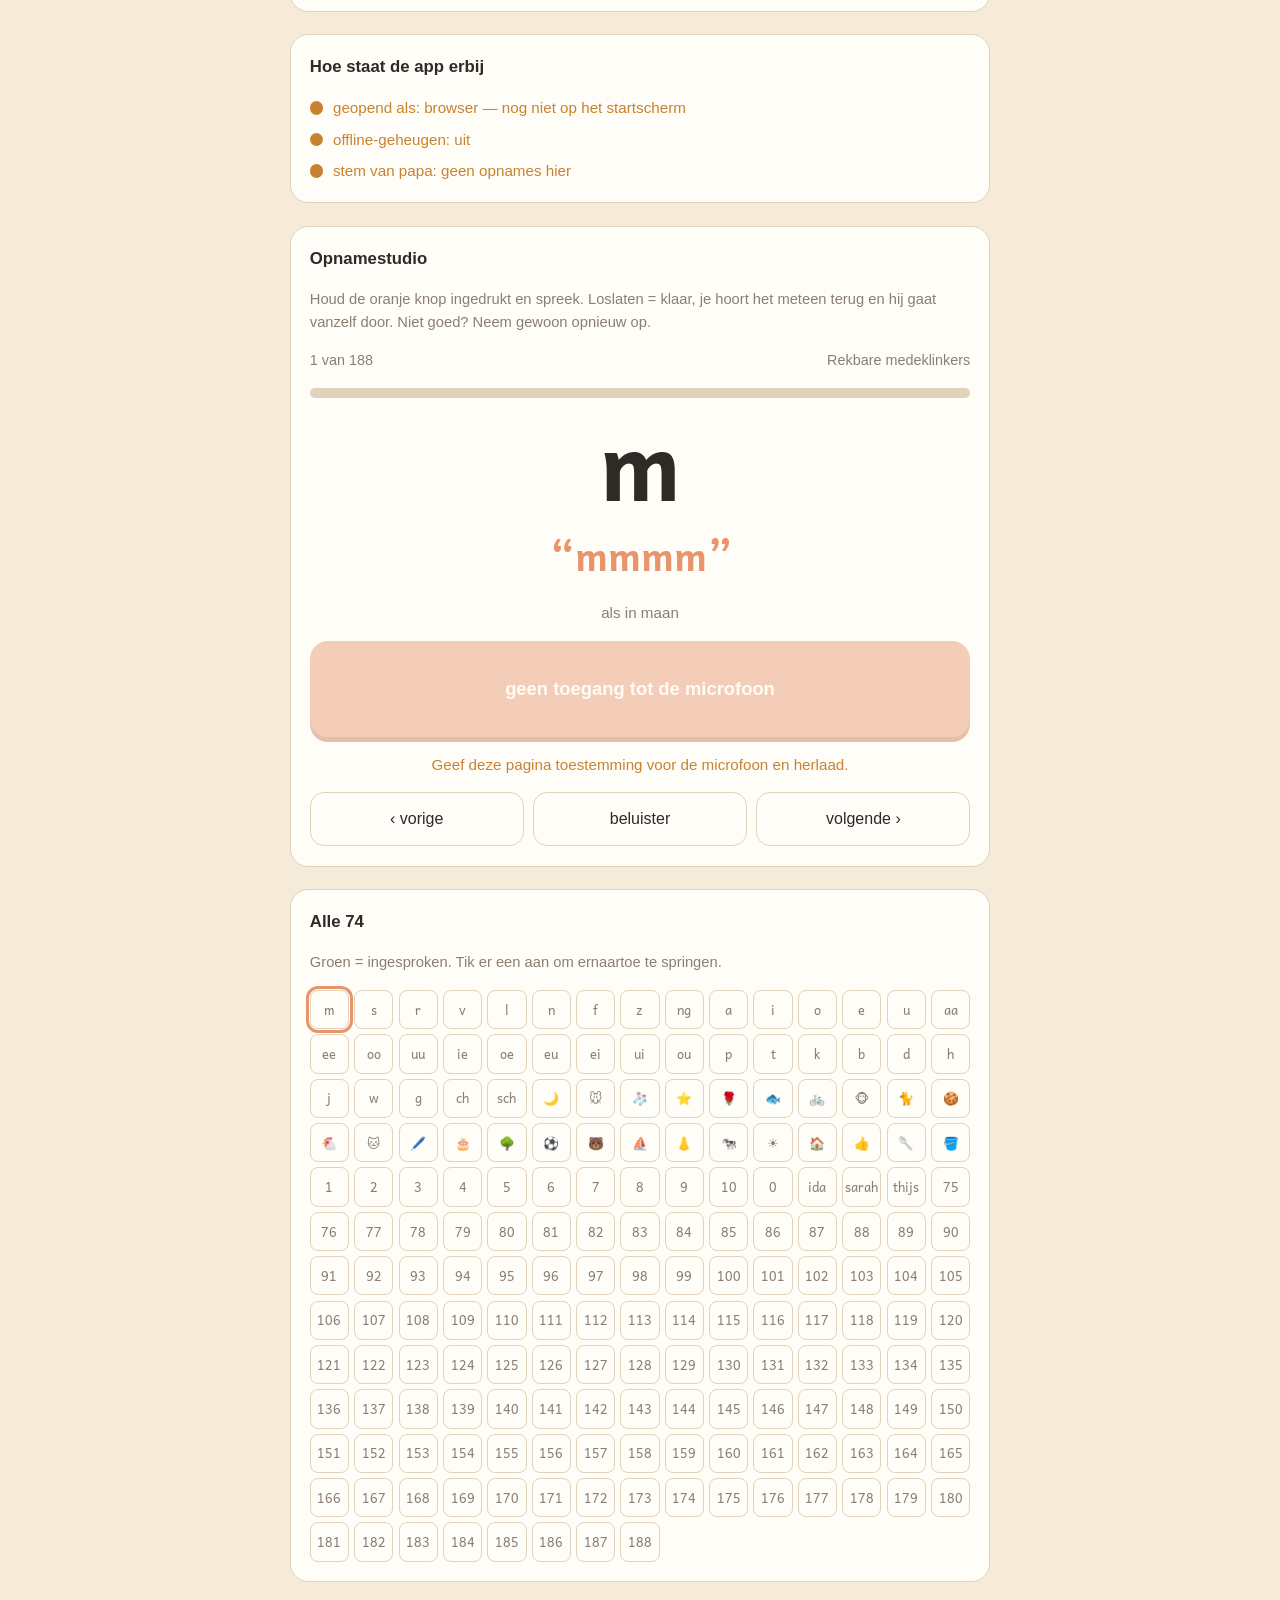
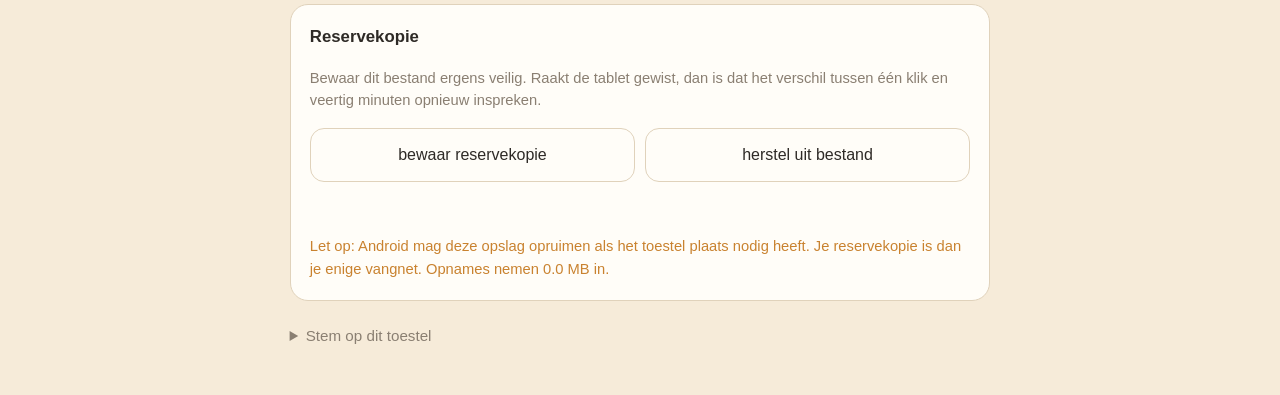
<file: ouder.html>
<!doctype html>
<html lang="nl-BE">
<head>
<meta charset="utf-8">
<meta name="viewport" content="width=device-width, initial-scale=1, viewport-fit=cover">
<meta name="robots" content="noindex, nofollow">
<meta name="theme-color" content="#F6EBD9">
<title>Ouderscherm — Klankspel</title>
<link rel="icon" href="./icon-192.png" type="image/png">
<link rel="stylesheet" href="./stijl.css">
<style>
  @font-face{font-family:"Andika";src:url("./fonts/Andika-Regular.woff2") format("woff2");font-weight:400;font-display:swap}
  @font-face{font-family:"Andika";src:url("./fonts/Andika-Bold.woff2") format("woff2");font-weight:700;font-display:swap}

  body{font-family:ui-sans-serif,-apple-system,"Segoe UI",Roboto,sans-serif;line-height:1.55;
    display:flex;flex-direction:column;min-height:100%}
  .blad{width:100%;max-width:46rem;margin:0 auto;padding:1.1rem 1.1rem 3rem;
    display:flex;flex-direction:column;gap:1.4rem;flex:1}

  .top{display:flex;align-items:center;justify-content:space-between;gap:1rem}
  .top a{color:var(--zacht);text-decoration:none;font-size:.95rem}
  h1{font-family:var(--letter);font-size:1.5rem;margin:0}

  .balk{height:10px;border-radius:999px;background:var(--kaart-diep);overflow:hidden}
  .balk i{display:block;height:100%;background:var(--goed);width:0;transition:width .3s ease}
  .telling{display:flex;justify-content:space-between;font-size:.9rem;color:var(--zacht);
    font-variant-numeric:tabular-nums}

  .kaart{background:var(--kaart);border:1px solid var(--kaart-diep);border-radius:18px;
    padding:1.2rem;display:flex;flex-direction:column;gap:1rem}

  .groepnaam{font-size:.76rem;letter-spacing:.09em;text-transform:uppercase;color:var(--zacht)}
  .toon{font-family:var(--letter);font-weight:700;font-size:clamp(3.5rem,17vw,6rem);
    line-height:1;text-align:center}
  .zeg-dit{font-family:var(--letter);font-weight:700;font-size:clamp(1.6rem,7vw,2.4rem);
    text-align:center;color:var(--vriend)}
  .hint{text-align:center;color:var(--zacht);font-size:.95rem;margin:0}
  .instructie{text-align:center;font-size:1rem;margin:0}

  .knop{font:inherit;border:none;border-radius:14px;padding:.85rem 1.1rem;cursor:pointer;
    background:var(--kaart);border:1px solid var(--kaart-diep);color:var(--inkt);
    min-height:52px}
  .knop:active{transform:translateY(2px)}
  .knop.stil{color:var(--zacht)}

  #opnemen{
    width:100%;min-height:var(--raak-min);border:none;border-radius:18px;
    background:var(--vriend);box-shadow:0 5px 0 var(--vriend-diep);color:#FFF9F2;
    font:inherit;font-size:1.15rem;font-weight:600;cursor:pointer;
    touch-action:none;user-select:none;padding:1.1rem;
  }
  #opnemen:active,#opnemen.bezig{transform:translateY(4px);box-shadow:0 1px 0 var(--vriend-diep)}
  #opnemen.bezig{background:#B4453C}
  #opnemen[disabled]{opacity:.45;cursor:default}

  .rij-knoppen{display:flex;gap:.6rem;flex-wrap:wrap}
  .rij-knoppen .knop{flex:1;min-width:8rem}

  .melding{margin:0;font-size:.95rem;text-align:center;min-height:1.4em}
  .melding.goed{color:var(--goed)} .melding.let-op{color:var(--let-op)}

  .raster{display:grid;grid-template-columns:repeat(auto-fill,minmax(2.4rem,1fr));gap:.32rem}
  .raster button{aspect-ratio:1;border-radius:8px;border:1px solid var(--kaart-diep);
    background:var(--kaart);font:inherit;font-size:.8rem;color:var(--zacht);cursor:pointer;
    padding:0;overflow:hidden;font-family:var(--letter)}
  .raster button.klaar{background:var(--goed);border-color:var(--goed);color:#FFF9F2}
  .raster button.hier{outline:3px solid var(--vriend);outline-offset:1px}

  h2{font-size:1.05rem;margin:0}
  .uitleg{margin:0;color:var(--zacht);font-size:.92rem}
  details summary{cursor:pointer;color:var(--zacht);font-size:.95rem}
  .stem-uit{font-size:.92rem;color:var(--zacht);margin:0}
  .fam-stap{display:flex;flex-direction:column;gap:.5rem}
  #fam-voorbeeld{width:120px;height:120px;border-radius:18px;object-fit:cover;
    border:2px solid var(--kaart-diep);align-self:flex-start}
  #fam-naam{font:inherit;font-size:1.15rem;padding:.7rem .9rem;border-radius:12px;
    border:2px solid var(--kaart-diep);background:var(--kaart);color:var(--inkt);width:100%}
  #fam-opnemen.bezig{background:#B4453C;color:#FFF9F2;border-color:#B4453C}
  #fam-opnemen{touch-action:none;user-select:none}
  #fam-lijst{display:flex;flex-direction:column;gap:.5rem;margin-top:.4rem}
  .fam-rij{display:flex;align-items:center;gap:.7rem}
  .fam-rij img{width:52px;height:52px;border-radius:12px;object-fit:cover;flex:none}
  .fam-rij .naam{font-family:var(--letter);font-weight:700;font-size:1.15rem;flex:1;text-align:left}
  .fam-rij .staat{font-size:.85rem;color:var(--zacht)}
  .fam-rij button{border:1px solid var(--kaart-diep);background:var(--kaart);border-radius:10px;
    font:inherit;padding:.4rem .7rem;cursor:pointer;color:var(--zacht)}
  #letters{display:flex;flex-direction:column;gap:.5rem}
  .letterrij{display:flex;align-items:center;gap:.7rem}
  .letterrij .l{font-family:var(--letter);font-weight:700;font-size:1.6rem;width:2.4rem;text-align:center}
  .letterrij .staaf{flex:1;height:12px;border-radius:999px;background:var(--kaart-diep);overflow:hidden}
  .letterrij .staaf i{display:block;height:100%;background:var(--goed)}
  .letterrij .cijfers{font-size:.85rem;color:var(--zacht);font-variant-numeric:tabular-nums;min-width:6.5rem;text-align:right}
  .letterrij .stel{display:flex;gap:.3rem}
  .letterrij .stel button{width:2.2rem;height:2.2rem;border-radius:8px;border:1px solid var(--kaart-diep);
    background:var(--kaart);font:inherit;cursor:pointer;color:var(--inkt)}
  #status{display:flex;flex-direction:column;gap:.5rem;font-size:.95rem}
  .regel{display:flex;align-items:center;gap:.6rem}
  .stip{width:.85rem;height:.85rem;border-radius:50%;background:var(--zacht);flex:none}
  .ja .stip{background:var(--goed)} .ja{color:var(--goed)}
  .nee .stip{background:var(--let-op)} .nee{color:var(--let-op)}
</style>
</head>
<body>
<div class="blad">

  <div class="top">
    <a href="./">‹ terug naar de app</a>
    <h1>Ouderscherm</h1>
  </div>

  <section class="kaart">
    <h2>Familie toevoegen</h2>
    <p class="uitleg">Foto, hoe Ida die persoon noemt, en die persoon zelf haar naam laten
    inspreken. Blijft op de tablet. Doe het ter plekke — dan hoort Ida straks écht de stem van
    oma of nonkel.</p>

    <div class="fam-stap">
      <input type="file" id="fam-foto" accept="image/*" capture="environment" hidden>
      <button class="knop" id="fam-foto-knop">1 · maak een foto</button>
      <img id="fam-voorbeeld" alt="" hidden>
    </div>

    <label class="fam-stap">
      <span class="uitleg">2 · Hoe noemt Ida deze persoon?</span>
      <input type="text" id="fam-naam" placeholder="nonkel Steven" autocomplete="off">
    </label>

    <div class="fam-stap">
      <button id="fam-opnemen" class="knop">3 · laat hem of haar de naam inspreken</button>
      <p class="uitleg">Ingedrukt houden en laten zeggen: "nonkel Steven". Een groetje voor Ida
      erachter mag: "dag Ida!"</p>
    </div>

    <div class="rij-knoppen">
      <button class="knop" id="fam-bewaar">bewaar deze persoon</button>
    </div>
    <p class="melding" id="fam-melding"></p>

    <div id="fam-lijst"></div>
  </section>

  <section class="kaart">
    <h2>Een gastje laat spelen</h2>
    <p class="uitleg">Kies hoe oud het kind ongeveer is. Wat een gast doet wordt <strong>niet</strong>
    bijgehouden — Ida's voortgang blijft onaangeroerd. De gastmodus stopt vanzelf zodra de app
    dichtgaat; je herkent hem aan de oranje rand.</p>
    <div class="rij-knoppen">
      <button class="knop" data-gast="jonger">jonger dan Ida</button>
      <button class="knop" data-gast="even_oud">even oud</button>
      <button class="knop" data-gast="ouder">ouder</button>
    </div>
    <p class="melding" id="gast-melding"></p>
    <div class="rij-knoppen" id="gast-terug" hidden>
      <button class="knop" id="gast-uit">terug naar Ida</button>
    </div>
  </section>

  <section class="kaart">
    <h2>Wat denkt de app dat Ida kent</h2>
    <p class="uitleg">Dit is een gok van de app, geen oordeel over Ida. Ze kan niet zien of een
    fout betekent "ze kent het niet" of "ze tikte mis". Zie je dat het ernaast zit, zet het dan
    zelf goed — jij ziet haar, de app niet.</p>
    <div id="letters"></div>
  </section>

  <section class="kaart">
    <h2>Wat deed Ida</h2>
    <p class="uitleg">Blijft op het toestel. Dit is waarop we na twee weken bijsturen —
    zonder dit is elke aanpassing een gok.</p>
    <p class="stem-uit" id="log-uit">nakijken…</p>
    <div class="rij-knoppen">
      <button class="knop" id="log-uitvoer">bewaar het logboek</button>
    </div>
  </section>

  <section class="kaart">
    <h2>Hoe staat de app erbij</h2>
    <div id="status">
      <div class="regel" id="r-app"><span class="stip"></span><span>geopend als: nakijken…</span></div>
      <div class="regel" id="r-sw"><span class="stip"></span><span>offline-geheugen: nakijken…</span></div>
      <div class="regel" id="r-stem"><span class="stip"></span><span>stem van papa: nakijken…</span></div>
    </div>
  </section>

  <section class="kaart">
    <h2>Opnamestudio</h2>
    <p class="uitleg">Houd de oranje knop ingedrukt en spreek. Loslaten = klaar, je hoort het
    meteen terug en hij gaat vanzelf door. Niet goed? Neem gewoon opnieuw op.</p>

    <div class="telling"><span id="tel">—</span><span id="groep"></span></div>
    <div class="balk"><i id="balk"></i></div>

    <div class="toon" id="toon"></div>
    <div class="zeg-dit" id="zegdit">…</div>
    <p class="hint" id="hint"></p>

    <button id="opnemen" disabled>Microfoon voorbereiden…</button>
    <p class="melding" id="melding"></p>

    <div class="rij-knoppen">
      <button class="knop" id="vorige">‹ vorige</button>
      <button class="knop" id="beluister">beluister</button>
      <button class="knop" id="volgende">volgende ›</button>
    </div>
  </section>

  <section class="kaart">
    <h2>Alle 74</h2>
    <p class="uitleg">Groen = ingesproken. Tik er een aan om ernaartoe te springen.</p>
    <div class="raster" id="raster"></div>
  </section>

  <section class="kaart">
    <h2>Reservekopie</h2>
    <p class="uitleg">Bewaar dit bestand ergens veilig. Raakt de tablet gewist, dan is dat het
    verschil tussen één klik en veertig minuten opnieuw inspreken.</p>
    <div class="rij-knoppen">
      <button class="knop" id="uitvoer">bewaar reservekopie</button>
      <button class="knop" id="invoer-knop">herstel uit bestand</button>
      <input type="file" id="invoer" accept="application/json,.json" hidden>
    </div>
    <p class="melding" id="pak-melding"></p>
    <p class="stem-uit" id="opslag-uit">opslag nakijken…</p>
  </section>

  <details>
    <summary>Stem op dit toestel</summary>
    <p class="stem-uit" id="stem-uit">nakijken…</p>
  </details>

</div>

<script type="module">
import { Opslag } from './js/opslag.js';
import { Zeg }    from './js/zeg.js';
import { Log }    from './js/log.js';
import { Motor }  from './js/motor.js';
import { Familie, verkleinFoto } from './js/familie.js';
import { laadLijst } from './js/lijst.js';

const $ = id => document.getElementById(id);
let lijst = [], i = 0, stroom = null, recorder = null, startTijd = 0, bezig = false;

const KORTSTE = 300; // ms — korter is een misklik, geen opname

function toon() {
  const item = lijst[i];
  $('tel').textContent = `${i + 1} van ${lijst.length}`;
  $('groep').textContent = item.groep || '';
  $('toon').textContent = item.toon || '';
  $('toon').style.display = item.toon ? '' : 'none';
  $('zegdit').textContent = '“' + item.zeg + '”';
  $('hint').textContent = item.hint || '';
  const klaar = lijst.filter(x => Zeg.heeftOpname(x.id)).length;
  $('balk').style.width = (klaar / lijst.length * 100) + '%';
  $('opnemen').textContent = Zeg.heeftOpname(item.id)
    ? 'houd ingedrukt om opnieuw op te nemen'
    : 'houd ingedrukt en spreek';
  [...$('raster').children].forEach((b, n) => {
    b.classList.toggle('hier', n === i);
    b.classList.toggle('klaar', Zeg.heeftOpname(lijst[n].id));
  });
  $('melding').textContent = '';
  $('melding').className = 'melding';
}

function ga(n) {
  i = Math.max(0, Math.min(lijst.length - 1, n));
  toon();
  $('raster').children[i]?.scrollIntoView({ block: 'nearest' });
}

function zeg(tekst, soort = '') {
  $('melding').textContent = tekst;
  $('melding').className = 'melding ' + soort;
}

async function microfoon() {
  try {
    stroom = await navigator.mediaDevices.getUserMedia({ audio: true });
    $('opnemen').disabled = false;
    toon();
  } catch (e) {
    $('opnemen').textContent = 'geen toegang tot de microfoon';
    zeg('Geef deze pagina toestemming voor de microfoon en herlaad.', 'let-op');
  }
}

function startOpname() {
  if (bezig || !stroom) return;
  bezig = true;
  const stukken = [];
  const type = MediaRecorder.isTypeSupported('audio/webm;codecs=opus')
    ? 'audio/webm;codecs=opus' : '';
  recorder = new MediaRecorder(stroom, type ? { mimeType: type } : undefined);
  recorder.ondataavailable = e => { if (e.data.size) stukken.push(e.data); };
  recorder.onstop = async () => {
    bezig = false;
    $('opnemen').classList.remove('bezig');
    const duur = Date.now() - startTijd;
    if (duur < KORTSTE) { zeg('Te kort — even ingedrukt houden terwijl je spreekt.', 'let-op'); return; }
    const blob = new Blob(stukken, { type: recorder.mimeType || 'audio/webm' });
    const item = lijst[i];
    await Opslag.zet(item.id, blob);
    Zeg.onthoud(item.id);
    toon();
    zeg('opgenomen — je hoort het nu terug', 'goed');
    // wachten tot het geluid ECHT klaar is: een vaste wachttijd kapt een langer
    // zinnetje af en dan springt hij door terwijl je nog luistert
    await Zeg.zeg(item.id, null, { wacht: true });
    setTimeout(() => {
      if (i < lijst.length - 1) ga(i + 1);
      else zeg('Alles ingesproken. Vergeet de reservekopie niet.', 'goed');
    }, 350);
  };
  startTijd = Date.now();
  recorder.start();
  $('opnemen').classList.add('bezig');
  zeg('aan het opnemen…');
}

function stopOpname() {
  if (recorder && recorder.state === 'recording') recorder.stop();
}

const knop = $('opnemen');
knop.addEventListener('pointerdown', e => {
  e.preventDefault();
  // Opname EERST starten. setPointerCapture kan gooien op een ander toestel of in de
  // geïnstalleerde app; stond die aanroep ervoor, dan startte de opname stil niet.
  startOpname();
  try { knop.setPointerCapture(e.pointerId); } catch { /* mag mislukken */ }
});
knop.addEventListener('pointerup', stopOpname);
knop.addEventListener('pointercancel', stopOpname);
// Vangnet: glijdt de vinger van de knop af zonder pointer capture, dan komt het
// loslaten nooit bij de knop aan en zou de opname eeuwig doorlopen.
addEventListener('pointerup', stopOpname);
addEventListener('pointercancel', stopOpname);
// Native slepen kaapt anders de pointer-stroom en de opname stopt nooit.
knop.addEventListener('dragstart', e => e.preventDefault());
knop.addEventListener('selectstart', e => e.preventDefault());

$('vorige').onclick    = () => ga(i - 1);
$('volgende').onclick  = () => ga(i + 1);
$('beluister').onclick = () => Zeg.zeg(lijst[i].id, lijst[i].terugval);

$('uitvoer').onclick = async () => {
  const blob = await Opslag.naarBestand();
  const a = document.createElement('a');
  a.href = URL.createObjectURL(blob);
  a.download = 'klankspel-stempak.json';
  a.click();
  setTimeout(() => URL.revokeObjectURL(a.href), 4000);
  $('pak-melding').textContent = 'Bewaard. Zet het bestand ergens veilig.';
  $('pak-melding').className = 'melding goed';
};

$('invoer-knop').onclick = () => $('invoer').click();
$('invoer').onchange = async e => {
  const b = e.target.files[0];
  if (!b) return;
  try {
    const n = await Opslag.uitBestand(b);
    await Zeg.laad();
    toon();
    $('pak-melding').textContent = `${n} opnames teruggezet.`;
    $('pak-melding').className = 'melding goed';
  } catch (err) {
    $('pak-melding').textContent = err.message;
    $('pak-melding').className = 'melding let-op';
  }
};

/* Android mag de opslag van een website opruimen als het toestel plaats nodig heeft.
   Voor gewone websites is dat prima; hier zou het 40 minuten inspreken wissen zonder
   waarschuwing. Met deze vraag markeert de browser de opslag als blijvend.
   Werkt alleen als de app echt geïnstalleerd is — nog een reden voor het app-icoon. */
async function beschermOpslag() {
  const uit = $('opslag-uit');
  if (!navigator.storage || !navigator.storage.persist) {
    uit.textContent = 'Deze browser kan de opslag niet beschermen. Maak zeker een reservekopie.';
    return;
  }
  let blijvend = await navigator.storage.persisted();
  if (!blijvend) blijvend = await navigator.storage.persist();

  let plaats = '';
  if (navigator.storage.estimate) {
    const e = await navigator.storage.estimate();
    if (e.usage) plaats = ` Opnames nemen ${(e.usage / 1048576).toFixed(1)} MB in.`;
  }
  uit.textContent = blijvend
    ? 'Opslag is beschermd: Android ruimt je opnames niet zomaar op.' + plaats
    : 'Let op: Android mag deze opslag opruimen als het toestel plaats nodig heeft. ' +
      'Je reservekopie is dan je enige vangnet.' + plaats;
  uit.style.color = blijvend ? 'var(--goed)' : 'var(--let-op)';
}

function toonStatus() {
  const zetR = (id, ok, tekst) => {
    const el = $(id);
    el.className = 'regel ' + (ok ? 'ja' : 'nee');
    el.lastElementChild.textContent = tekst;
  };
  const alsApp = matchMedia('(display-mode: standalone)').matches || navigator.standalone === true;
  zetR('r-app', alsApp, 'geopend als: ' + (alsApp ? 'app' : 'browser — nog niet op het startscherm'));
  navigator.serviceWorker?.getRegistration().then(r =>
    zetR('r-sw', !!(r && r.active), 'offline-geheugen: ' + (r && r.active ? 'aan' : 'uit')));
  const n = Zeg.aantalOpnames();
  zetR('r-stem', n > 0, n > 0 ? `stem van papa: ${n} opnames` : 'stem van papa: geen opnames hier');
}

function toonLog() {
  const s = Log.samenvatting();
  if (!s.antwoorden) {
    $('log-uit').textContent = 'Nog niets gespeeld.';
    return;
  }
  const lastig = Object.entries(s.perLetter)
    .filter(([, v]) => v.fout > v.juist)
    .map(([l]) => l);
  $('log-uit').textContent =
    `${s.sessies} keer gespeeld, ${s.antwoorden} antwoorden, ${s.juistPercent}% juist. ` +
    (s.uitgespeeld ? `${s.uitgespeeld}× tot het einde gespeeld` : 'nog nooit tot het einde') +
    (s.afgehaakt ? `, ${s.afgehaakt}× tussentijds weggegaan` : '') + '. ' +
    (lastig.length ? 'Blijft lastig: ' + lastig.join(', ') + '.' : 'Geen enkele letter loopt structureel mis.');
}

$('log-uitvoer').onclick = () => {
  const blob = new Blob([JSON.stringify({ samenvatting: Log.samenvatting(), regels: Log.alles() }, null, 1)],
    { type: 'application/json' });
  const a = document.createElement('a');
  a.href = URL.createObjectURL(blob);
  a.download = 'klankspel-logboek.json';
  a.click();
  setTimeout(() => URL.revokeObjectURL(a.href), 4000);
};

/* Gastmodus in sessionStorage: verdwijnt vanzelf als de app dichtgaat, zodat hij
   nooit weken blijft hangen en Ida's voortgang stilzwijgend niet meer geregistreerd wordt. */
document.querySelectorAll('[data-gast]').forEach(b => {
  b.onclick = () => {
    sessionStorage.setItem('klankspel-gast', b.dataset.gast);
    location.href = './';
  };
});

/* ---------- familie toevoegen ---------- */
let famFoto = null, famStem = null, famRec = null, famStart = 0, famBezig = false;

function famZeg(t, soort = '') {
  $('fam-melding').textContent = t;
  $('fam-melding').className = 'melding ' + soort;
}

$('fam-foto-knop').onclick = () => $('fam-foto').click();
$('fam-foto').onchange = async e => {
  const b = e.target.files[0];
  if (!b) return;
  try {
    famFoto = await verkleinFoto(b);            // 4 MB telefoonfoto -> klein vierkant
    const v = $('fam-voorbeeld');
    v.src = URL.createObjectURL(famFoto);
    v.hidden = false;
    famZeg('Foto klaar.', 'goed');
  } catch (err) { famZeg(err.message, 'let-op'); }
};

/* Opnemen: dezelfde ingedrukt-houden-aanpak als de opnamestudio, inclusief het vangnet
   op window — glijdt de vinger van de knop, dan stopt de opname alsnog. */
async function famStartOpname() {
  if (famBezig) return;
  if (!stroom) { famZeg('Geef eerst toestemming voor de microfoon en herlaad.', 'let-op'); return; }
  famBezig = true;
  const stukken = [];
  const type = MediaRecorder.isTypeSupported('audio/webm;codecs=opus') ? 'audio/webm;codecs=opus' : '';
  famRec = new MediaRecorder(stroom, type ? { mimeType: type } : undefined);
  famRec.ondataavailable = e => { if (e.data.size) stukken.push(e.data); };
  famRec.onstop = () => {
    famBezig = false;
    $('fam-opnemen').classList.remove('bezig');
    if (Date.now() - famStart < 300) { famZeg('Te kort — even ingedrukt houden.', 'let-op'); return; }
    famStem = new Blob(stukken, { type: famRec.mimeType || 'audio/webm' });
    famZeg('Stem opgenomen — je hoort hem nu terug.', 'goed');
    new Audio(URL.createObjectURL(famStem)).play().catch(() => {});
  };
  famStart = Date.now();
  famRec.start();
  $('fam-opnemen').classList.add('bezig');
  famZeg('aan het opnemen…');
}
function famStopOpname() { if (famRec && famRec.state === 'recording') famRec.stop(); }

$('fam-opnemen').addEventListener('pointerdown', e => {
  e.preventDefault();
  famStartOpname();
  try { $('fam-opnemen').setPointerCapture(e.pointerId); } catch {}
});
$('fam-opnemen').addEventListener('pointerup', famStopOpname);
addEventListener('pointerup', famStopOpname);
addEventListener('pointercancel', famStopOpname);

$('fam-bewaar').onclick = async () => {
  const naam = $('fam-naam').value.trim();
  if (!naam)    return famZeg('Vul eerst in hoe Ida deze persoon noemt.', 'let-op');
  if (!famFoto) return famZeg('Er is nog geen foto.', 'let-op');
  if (!famStem) return famZeg('Laat de naam nog inspreken — anders hoort Ida niets.', 'let-op');
  await Familie.voegToe({ naam, fotoBlob: famFoto, stemBlob: famStem });
  await Zeg.laad();
  famFoto = famStem = null;
  $('fam-naam').value = '';
  $('fam-voorbeeld').hidden = true;
  famZeg(naam + ' is toegevoegd.', 'goed');
  toonFamilie();
};

async function toonFamilie() {
  const lijst = Familie.lijst();
  const veld = $('fam-lijst');
  veld.innerHTML = '';
  if (!lijst.length) {
    veld.innerHTML = '<p class="uitleg">Nog niemand toegevoegd. Vanaf twee personen komt het ' +
      'spel "onze namen" vanzelf in beeld — met minder dan twee valt er niets te kiezen.</p>';
    return;
  }
  for (const p of lijst) {
    const rij = document.createElement('div');
    rij.className = 'fam-rij';
    const url = await Familie.fotoUrl(p.id);
    rij.innerHTML =
      (url ? `<img src="${url}" alt="">` : '') +
      `<span class="naam">${p.naam.replace(/</g, '&lt;')}</span>` +
      `<span class="staat">${p.heeftStem ? '' : 'geen stem'}</span>` +
      `<button data-weg="${p.id}">weg</button>`;
    veld.appendChild(rij);
  }
  veld.onclick = async e => {
    const b = e.target.closest('[data-weg]');
    if (!b) return;
    await Familie.verwijder(b.dataset.weg);
    await Zeg.laad();
    toonFamilie();
  };
}

/* De gastmodus vervalt vanzelf als de app dichtgaat, maar dat is te laat als je de
   tablet tussendoor aan Ida teruggeeft. Daarom een uitknop, die enkel verschijnt
   wanneer de gastmodus echt aanstaat. */
function toonGastStand() {
  const aan = sessionStorage.getItem('klankspel-gast');
  $('gast-terug').hidden = !aan;
  $('gast-melding').textContent = aan
    ? 'De gastmodus staat AAN. Ida\'s voortgang wordt nu niet bijgehouden.'
    : '';
  $('gast-melding').className = 'melding ' + (aan ? 'let-op' : '');
}
$('gast-uit').onclick = () => {
  sessionStorage.removeItem('klankspel-gast');
  toonGastStand();
  $('gast-melding').textContent = 'Terug naar Ida. Haar voortgang telt weer mee.';
  $('gast-melding').className = 'melding goed';
};

async function toonLetters() {
  const klanken = await fetch('./data/klanken.json').then(r => r.json());
  const letters = klanken.klanken.filter(k => k.start).sort((a, b) => a.start - b.start)
    .map(k => ({ id: k.id, klank: k.zeg }));
  await Motor.laad(letters);

  const veld = $('letters');
  const teken = () => {
    const max = Motor.config().letters.sterkte_max;
    veld.innerHTML = '';
    for (const l of Motor.overzicht()) {
      const rij = document.createElement('div');
      rij.className = 'letterrij';
      rij.innerHTML =
        `<span class="l">${l.letter}</span>` +
        `<span class="staaf"><i style="width:${l.sterkte / max * 100}%"></i></span>` +
        `<span class="cijfers">${l.juist}&nbsp;goed / ${l.fout}&nbsp;mis</span>` +
        `<span class="stel"><button data-min="${l.letter}" aria-label="minder">−</button>` +
        `<button data-plus="${l.letter}" aria-label="meer">+</button></span>`;
      veld.appendChild(rij);
    }
  };
  veld.onclick = e => {
    const b = e.target.closest('button');
    if (!b) return;
    const id = b.dataset.min || b.dataset.plus;
    const nu = Motor.overzicht().find(x => x.letter === id).sterkte;
    Motor.zetSterkte(id, nu + (b.dataset.plus ? 1 : -1));
    teken();
  };
  teken();
}

(async function start() {
  lijst = await laadLijst();
  await Zeg.laad();
  toonStatus();
  toonLog();
  toonLetters();
  toonGastStand();
  toonFamilie();
  // Zinnetjes hebben geen letter of plaatje: daar toont het vakje het nummer uit de
  // opnamelijst, zodat het overeenkomt met het blad waar je van leest.
  $('raster').innerHTML = lijst.map((x, n) =>
    `<button data-n="${n}" title="${x.zeg.replace(/"/g, '')}">${x.toon || (n + 1)}</button>`).join('');
  $('raster').onclick = e => { const b = e.target.closest('button'); if (b) ga(+b.dataset.n); };
  toon();
  await beschermOpslag();

  // Alles ingesproken? Dan is de reservekopie het enige wat er nog toe doet.
  if (lijst.every(x => Zeg.heeftOpname(x.id))) {
    $('pak-melding').textContent = 'Alle ' + lijst.length + ' opnames staan erin. Bewaar nu een reservekopie.';
    $('pak-melding').className = 'melding let-op';
    $('uitvoer').style.background = 'var(--vriend)';
    $('uitvoer').style.color = '#FFF9F2';
    $('uitvoer').style.borderColor = 'var(--vriend)';
  }

  await microfoon();

  const s = Zeg.stemInfo();
  $('stem-uit').textContent = !s.naam
    ? 'Dit toestel heeft geen Nederlandse computerstem. Dat geeft niet zodra je alles hebt ingesproken.'
    : s.vlaams
      ? `Vlaamse stem gevonden: ${s.naam}. Goed.`
      : `Alleen ${s.naam} (${s.taal}) — dat is geen Vlaamse stem. Bij te zetten via Instellingen → Talen → Tekst-naar-spraak → Nederlands (België). Zodra je alles hebt ingesproken hoort Ida hem toch niet meer.`;
})();
</script>
</body>
</html>
</file>
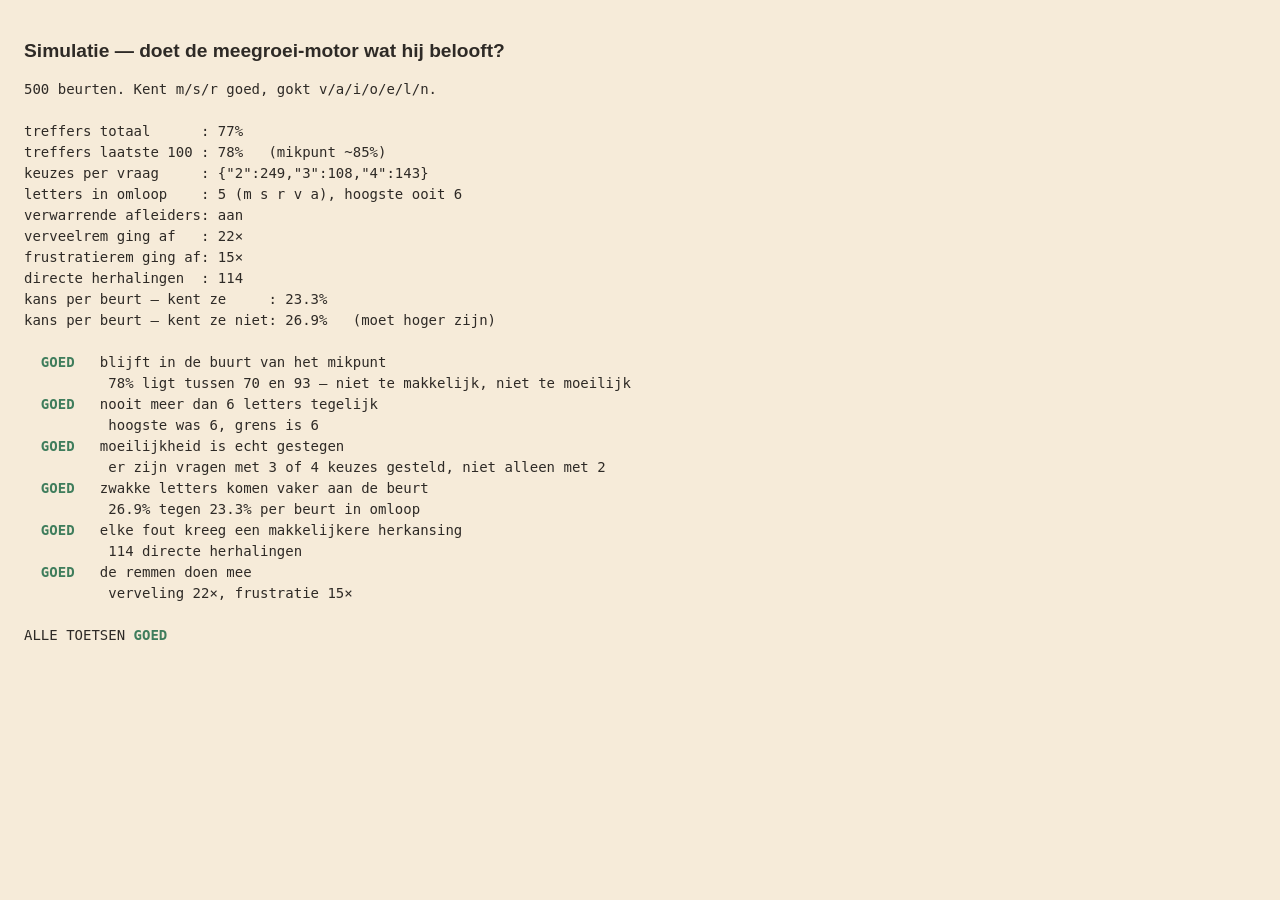
<file: tools/simulatie.html>
<!doctype html>
<html lang="nl-BE">
<head>
<meta charset="utf-8">
<meta name="robots" content="noindex, nofollow">
<title>Simulatie meegroei-motor</title>
<style>
  body{font-family:ui-monospace,monospace;background:#F6EBD9;color:#2E2A26;
    margin:0;padding:1.5rem;line-height:1.5;font-size:14px}
  h1{font-family:ui-sans-serif,sans-serif;font-size:1.2rem}
  pre{white-space:pre-wrap;margin:0}
  .goed{color:#3F7D5C;font-weight:700} .mis{color:#B4453C;font-weight:700}
</style>
</head>
<body>
<h1>Simulatie — doet de meegroei-motor wat hij belooft?</h1>
<pre id="uit">bezig…</pre>

<script type="module">
import { Motor } from '../js/motor.js';

/* Een nagebootst kind. Drie letters kent ze goed, drie niet — die gokt ze.
   Dit is bewust hard: als de motor haar naar de zone van ~85% kan trekken terwijl
   de helft van de letters gokwerk is, dan werkt hij ook bij Ida. */
const KENT     = { m: 0.95, s: 0.95, r: 0.93 };
const BEURTEN  = 500;

function tikt(doel, opties) {
  const kans = KENT[doel];
  if (kans != null && Math.random() < kans) return doel;
  // kent ze niet (of vergist zich): willekeurig uit de opties
  return opties[Math.floor(Math.random() * opties.length)];
}

const letters = [
  { id:'m' }, { id:'s' }, { id:'r' }, { id:'v' }, { id:'a' }, { id:'i' },
  { id:'o' }, { id:'e' }, { id:'l' }, { id:'n' }
];

const regels = [];
const zeg = t => regels.push(t);

localStorage.removeItem('klankspel-motor');
await Motor.laad(letters);

let juist = 0, totaal = 0, verveeld = 0, gefrustreerd = 0, herhalingen = 0;
let maxActief = 0, nieuweLetters = 0;
const laatste100 = [];
const keuzesTelling = {};
const getoond = {};
/* Hoe vaak een letter aan bod komt TERWIJL hij in omloop is. Kaal tellen deugt niet:
   een geparkeerde letter is per definitie minder getoond, en dan meet je het parkeren
   in plaats van de weging. */
const beurtenActief = {};

for (let n = 0; n < BEURTEN; n++) {
  for (const id of Motor.toestand().actief) beurtenActief[id] = (beurtenActief[id] || 0) + 1;
  const vraag = Motor.volgende();
  getoond[vraag.doel] = (getoond[vraag.doel] || 0) + 1;
  keuzesTelling[vraag.opties.length] = (keuzesTelling[vraag.opties.length] || 0) + 1;
  maxActief = Math.max(maxActief, Motor.toestand().actief.length);

  const gekozen = tikt(vraag.doel, vraag.opties);
  const r = Motor.antwoord(vraag.doel, gekozen, 1500);

  if (r.teltMee) { totaal++; if (r.juist) juist++; laatste100.push(r.juist ? 1 : 0); }
  if (r.verveeld) verveeld++;
  if (r.gefrustreerd) gefrustreerd++;
  if (r.nieuweLetter) nieuweLetters++;

  // wat het spel doet na een fout: meteen dezelfde vraag, makkelijker gemaakt
  if (!r.juist) {
    herhalingen++;
    const h = Motor.herhaal(vraag.doel);
    Motor.antwoord(h.doel, tikt(h.doel, h.opties), 1500, true);
  }
}

const eind = laatste100.slice(-100);
const pctEind = Math.round(eind.reduce((a,b)=>a+b,0) / eind.length * 100);
const pctTotaal = Math.round(juist / totaal * 100);
const s = Motor.toestand();
const cfg = Motor.config();

// kans om aan de beurt te komen, per beurt dat de letter in omloop was
const kans = l => (getoond[l] || 0) / Math.max(1, beurtenActief[l] || 0);
const gem = ls => ls.length ? ls.map(kans).reduce((a,b)=>a+b,0) / ls.length : 0;
const kentLijst = ['m','s','r'].filter(l => beurtenActief[l]);
const nietLijst = Object.keys(beurtenActief).filter(l => !['m','s','r'].includes(l));
const kentGemiddeld = gem(kentLijst);
const kentNietGem = gem(nietLijst);

function toets(naam, gehaald, uitleg) {
  zeg(`${gehaald ? '  GOED  ' : '  MIS   '} ${naam}\n          ${uitleg}`);
  return gehaald;
}

zeg(`${BEURTEN} beurten. Kent m/s/r goed, gokt v/a/i/o/e/l/n.\n`);
zeg(`treffers totaal      : ${pctTotaal}%`);
zeg(`treffers laatste 100 : ${pctEind}%   (mikpunt ~85%)`);
zeg(`keuzes per vraag     : ${JSON.stringify(keuzesTelling)}`);
zeg(`letters in omloop    : ${s.actief.length} (${s.actief.join(' ')}), hoogste ooit ${maxActief}`);
zeg(`verwarrende afleiders: ${s.verwarrend ? 'aan' : 'uit'}`);
zeg(`verveelrem ging af   : ${verveeld}×`);
zeg(`frustratierem ging af: ${gefrustreerd}×`);
zeg(`directe herhalingen  : ${herhalingen}`);
zeg(`kans per beurt — kent ze     : ${(kentGemiddeld*100).toFixed(1)}%`);
zeg(`kans per beurt — kent ze niet: ${(kentNietGem*100).toFixed(1)}%   (moet hoger zijn)\n`);

let alles = true;
alles &= toets('blijft in de buurt van het mikpunt', pctEind >= 70 && pctEind <= 93,
  `${pctEind}% ligt tussen 70 en 93 — niet te makkelijk, niet te moeilijk`);
alles &= toets('nooit meer dan 6 letters tegelijk', maxActief <= cfg.letters.max_actief,
  `hoogste was ${maxActief}, grens is ${cfg.letters.max_actief}`);
alles &= toets('moeilijkheid is echt gestegen', (keuzesTelling[3] || 0) + (keuzesTelling[4] || 0) > 0,
  `er zijn vragen met 3 of 4 keuzes gesteld, niet alleen met 2`);
alles &= toets('zwakke letters komen vaker aan de beurt', kentNietGem > kentGemiddeld,
  `${(kentNietGem*100).toFixed(1)}% tegen ${(kentGemiddeld*100).toFixed(1)}% per beurt in omloop`);
alles &= toets('elke fout kreeg een makkelijkere herkansing', herhalingen > 0,
  `${herhalingen} directe herhalingen`);
alles &= toets('de remmen doen mee', verveeld + gefrustreerd > 0,
  `verveling ${verveeld}×, frustratie ${gefrustreerd}×`);

zeg(`\n${alles ? 'ALLE TOETSEN GOED' : 'ER IS IETS MIS'}`);

document.getElementById('uit').innerHTML = regels.join('\n')
  .replace(/GOED/g, '<span class="goed">GOED</span>')
  .replace(/MIS(?!\s*$)/g, '<span class="mis">MIS</span>');
window.__uitslag = { pctEind, maxActief, keuzesTelling, verveeld, gefrustreerd, herhalingen, alles: !!alles };
</script>
</body>
</html>
</file>
<file: stijl.css>
/* ============================================================
   Klankspel — het vastgelegde palet en de vormentaal.
   Gekozen door Thijs op 14/08/2026 uit drie gebouwde varianten:
   "met een vriendje". Alles wat de app tekent, gebruikt dit bestand.

   Twee regels die hier niet onderhandelbaar zijn, en waarom:

   1. GEEN ROOD BIJ EEN FOUT. Rood is straf, en in deze app valt niets te
      verliezen. Er is bewust geen --fout kleur: die zou vroeg of laat
      gebruikt worden. Fout = afzwakken, de klank opnieuw, verder.
   2. GEEN ROOD EN GEEN GROEN NAAST ELKAAR als versiering. Een kind leest
      rood-naast-groen als fout-naast-goed, ook als je er niets mee bedoelt.
      --goed is uitsluitend voor "dit was juist", nooit decoratief.
   ============================================================ */

:root {
  /* Vlakken */
  --papier:        #F6EBD9;  /* achtergrond */
  --kaart:         #FFFDF8;  /* letterkaart */
  --kaart-diep:    #E0D2BB;  /* de "dikte" onder een kaart */

  /* Inkt */
  --inkt:          #2E2A26;  /* letters en koppen */
  --zacht:         #8A7F72;  /* bijtekst, alleen voor volwassenen */

  /* Het vriendje — draagt het gevoel, want er valt niets te lezen */
  --vriend:        #E8956B;
  --vriend-diep:   #C9764F;
  --vriend-oog:    #3B2C22;

  /* Betekenis. Spaarzaam en alleen hiervoor. */
  --goed:          #3F7D5C;  /* uitsluitend: dit was juist */
  --let-op:        #C9822F;  /* informatief, nooit verwijtend */

  /* Vorm */
  --rond-kaart:    30px;
  --rond-knop:     50%;
  --dikte:         5px;      /* de schaduwrand die diepte geeft */

  /* Raakvlakken: nooit kleiner dan dit. Vingers van vier jaar. */
  --raak-min:      96px;

  --letter: "Andika", "Century Gothic", system-ui, sans-serif;
}

/* ---------- basis ---------- */

*, *::before, *::after { box-sizing: border-box; -webkit-tap-highlight-color: transparent; }

html, body { height: 100%; margin: 0; overscroll-behavior: none; }

body {
  background: var(--papier);
  color: var(--inkt);
  font-family: var(--letter);
  user-select: none;
}

/* ---------- letterkaart ---------- */

.kaart-letter {
  width: clamp(130px, 28vw, 270px);
  height: clamp(130px, 28vw, 270px);
  min-width: var(--raak-min); min-height: var(--raak-min);
  /* De rand is geen versiering. Papier en kaart schelen maar weinig van kleur, en zonder
     omtrek leest de kaart niet als iets waarop je tikt — op een schermafbeelding zag ik
     zelf de knop niet staan. Voor een kind van vier moet het raakvlak zichtbaar zijn. */
  border: 2px solid var(--kaart-diep);
  border-radius: var(--rond-kaart);
  background: var(--kaart);
  box-shadow: 0 var(--dikte) 0 var(--kaart-diep);
  font-family: inherit; font-weight: 700;
  font-size: clamp(4.4rem, 14vw, 9.5rem);
  color: var(--inkt);
  display: grid; place-items: center; cursor: pointer;
  transition: transform .18s ease, box-shadow .18s ease, opacity .18s ease;
}
.kaart-letter:active { transform: translateY(4px); box-shadow: 0 1px 0 var(--kaart-diep); }

/* juist: de kaart komt op en krijgt een groene voet */
.kaart-letter.juist { box-shadow: 0 var(--dikte) 0 var(--goed); transform: translateY(-6px); }

/* fout: afzwakken. Geen rood, geen schudden, geen geluid van afkeuring. */
.kaart-letter.mis { opacity: .5; }

/* daarna wijst de app rustig de juiste aan */
.kaart-letter.wijs { box-shadow: 0 var(--dikte) 0 var(--goed); animation: wieg .9s ease 2; }
@keyframes wieg { 50% { transform: translateY(-8px); } }

/* ---------- ronde knop (luisteren) ---------- */

.knop-rond {
  width: clamp(var(--raak-min), 17vw, 116px);
  height: clamp(var(--raak-min), 17vw, 116px);
  border: none; border-radius: var(--rond-knop);
  background: var(--vriend);
  box-shadow: 0 4px 0 var(--vriend-diep);
  display: grid; place-items: center; cursor: pointer;
}
.knop-rond svg { width: 46%; height: 46%; fill: #FFF9F2; }
.knop-rond:active { transform: translateY(3px); box-shadow: 0 1px 0 var(--vriend-diep); }

/* ---------- het vriendje ---------- */

.vriendje { width: clamp(110px, 22vw, 150px); height: auto; transition: transform .25s ease; }
.vriendje .mond { transition: d .2s ease; }
.vriendje.blij { animation: hup .5s ease 2; }
@keyframes hup { 50% { transform: translateY(-22px) scale(1.04); } }
/* "kijkt" = nieuwsgierig meekijken bij een fout — nooit teleurgesteld */
.vriendje.kijkt { transform: rotate(-7deg); }

@media (prefers-reduced-motion: reduce) {
  .kaart-letter, .vriendje { transition: none; }
  .kaart-letter.wijs, .vriendje.blij { animation: none; }
}
</file>
